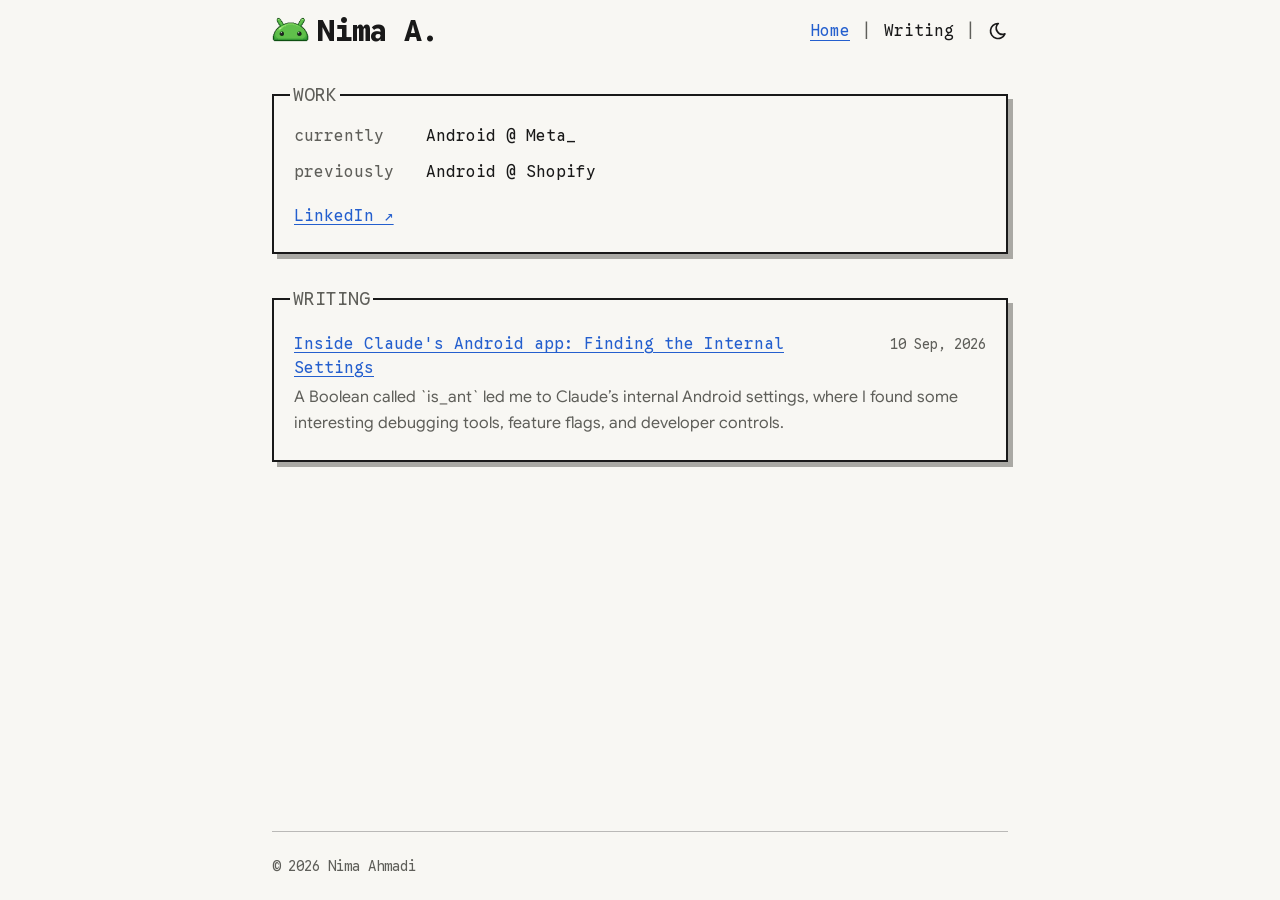
<file: index.html>
<!DOCTYPE html><html dir="ltr" lang="en" class="overflow-y-scroll scroll-smooth"><head><meta charset="UTF-8"><meta name="viewport" content="width=device-width, initial-scale=1"><link rel="icon" href="/favicon.ico"><link rel="canonical" href="https://nima-ahmadi.github.io/"><meta name="generator" content="Astro v7.2.2"><!-- Font --><style>@font-face{font-family:"Google Sans Code-1a30c214885cb404";src:url("/_astro/fonts/02154cca78ac33f2.woff") format("woff"), url("/_astro/fonts/478e42e4694872ef.ttf") format("truetype");font-display:swap;font-weight:300;font-style:italic;}@font-face{font-family:"Google Sans Code-1a30c214885cb404";src:url("/_astro/fonts/3a32a7a7a67f4f58.woff") format("woff"), url("/_astro/fonts/0863f4f6964aa89c.ttf") format("truetype");font-display:swap;font-weight:400;font-style:italic;}@font-face{font-family:"Google Sans Code-1a30c214885cb404";src:url("/_astro/fonts/a5c5808c25effec9.woff") format("woff"), url("/_astro/fonts/792eded6cb3f0350.ttf") format("truetype");font-display:swap;font-weight:500;font-style:italic;}@font-face{font-family:"Google Sans Code-1a30c214885cb404";src:url("/_astro/fonts/14314705006234cb.woff") format("woff"), url("/_astro/fonts/87d8fc1072d4917b.ttf") format("truetype");font-display:swap;font-weight:600;font-style:italic;}@font-face{font-family:"Google Sans Code-1a30c214885cb404";src:url("/_astro/fonts/c33265ba093eb291.woff") format("woff"), url("/_astro/fonts/ec883ed4db81a7d9.ttf") format("truetype");font-display:swap;font-weight:700;font-style:italic;}@font-face{font-family:"Google Sans Code-1a30c214885cb404";src:url("/_astro/fonts/c26ad40d3b1d9169.woff") format("woff"), url("/_astro/fonts/7a5ee0cfcde31b81.ttf") format("truetype");font-display:swap;font-weight:300;font-style:normal;}@font-face{font-family:"Google Sans Code-1a30c214885cb404";src:url("/_astro/fonts/87ca066ba5b2c7cf.woff") format("woff"), url("/_astro/fonts/f4e25dfe9d6152ec.ttf") format("truetype");font-display:swap;font-weight:400;font-style:normal;}@font-face{font-family:"Google Sans Code-1a30c214885cb404";src:url("/_astro/fonts/a9a0e80c053be3d5.woff") format("woff"), url("/_astro/fonts/a9df48ecd03749e4.ttf") format("truetype");font-display:swap;font-weight:500;font-style:normal;}@font-face{font-family:"Google Sans Code-1a30c214885cb404";src:url("/_astro/fonts/da468df88542c99b.woff") format("woff"), url("/_astro/fonts/90f9809471092714.ttf") format("truetype");font-display:swap;font-weight:600;font-style:normal;}@font-face{font-family:"Google Sans Code-1a30c214885cb404";src:url("/_astro/fonts/f914de358bc554f6.woff") format("woff"), url("/_astro/fonts/dbc9996f99c63e07.ttf") format("truetype");font-display:swap;font-weight:700;font-style:normal;}@font-face{font-family:"Google Sans Code-1a30c214885cb404 fallback: Courier New";src:local("Courier New");font-display:swap;font-weight:300;font-style:italic;size-adjust:99.9837%;ascent-override:96.6157%;descent-override:28.6047%;}@font-face{font-family:"Google Sans Code-1a30c214885cb404 fallback: Courier New";src:local("Courier New");font-display:swap;font-weight:400;font-style:italic;size-adjust:99.9837%;ascent-override:96.6157%;descent-override:28.6047%;}@font-face{font-family:"Google Sans Code-1a30c214885cb404 fallback: Courier New";src:local("Courier New");font-display:swap;font-weight:500;font-style:italic;size-adjust:99.9837%;ascent-override:96.6157%;descent-override:28.6047%;}@font-face{font-family:"Google Sans Code-1a30c214885cb404 fallback: Courier New";src:local("Courier New");font-display:swap;font-weight:600;font-style:italic;size-adjust:99.9837%;ascent-override:96.6157%;descent-override:28.6047%;}@font-face{font-family:"Google Sans Code-1a30c214885cb404 fallback: Courier New";src:local("Courier New");font-display:swap;font-weight:700;font-style:italic;size-adjust:99.9837%;ascent-override:96.6157%;descent-override:28.6047%;}@font-face{font-family:"Google Sans Code-1a30c214885cb404 fallback: Courier New";src:local("Courier New");font-display:swap;font-weight:300;font-style:normal;size-adjust:99.9837%;ascent-override:96.6157%;descent-override:28.6047%;}@font-face{font-family:"Google Sans Code-1a30c214885cb404 fallback: Courier New";src:local("Courier New");font-display:swap;font-weight:400;font-style:normal;size-adjust:99.9837%;ascent-override:96.6157%;descent-override:28.6047%;}@font-face{font-family:"Google Sans Code-1a30c214885cb404 fallback: Courier New";src:local("Courier New");font-display:swap;font-weight:500;font-style:normal;size-adjust:99.9837%;ascent-override:96.6157%;descent-override:28.6047%;}@font-face{font-family:"Google Sans Code-1a30c214885cb404 fallback: Courier New";src:local("Courier New");font-display:swap;font-weight:600;font-style:normal;size-adjust:99.9837%;ascent-override:96.6157%;descent-override:28.6047%;}@font-face{font-family:"Google Sans Code-1a30c214885cb404 fallback: Courier New";src:local("Courier New");font-display:swap;font-weight:700;font-style:normal;size-adjust:99.9837%;ascent-override:96.6157%;descent-override:28.6047%;}:root{--font-google-sans-code:"Google Sans Code-1a30c214885cb404","Google Sans Code-1a30c214885cb404 fallback: Courier New",monospace;}</style><style>@font-face{font-family:"Google Sans Flex-7e3bbe0d5aab8e78";src:url("/_astro/fonts/c007205b157f31c2.woff") format("woff"), url("/_astro/fonts/8dbb9a4ffa7fe621.ttf") format("truetype");font-display:swap;font-weight:400;font-style:normal;font-stretch:normal;}@font-face{font-family:"Google Sans Flex-7e3bbe0d5aab8e78";src:url("/_astro/fonts/96e01c190db98444.woff") format("woff"), url("/_astro/fonts/3e9b206f0b5d7678.ttf") format("truetype");font-display:swap;font-weight:600;font-style:normal;font-stretch:normal;}@font-face{font-family:"Google Sans Flex-7e3bbe0d5aab8e78";src:url("/_astro/fonts/fc94a4844415e57c.woff") format("woff"), url("/_astro/fonts/6ce11a692f69ab77.ttf") format("truetype");font-display:swap;font-weight:700;font-style:normal;font-stretch:normal;}@font-face{font-family:"Google Sans Flex-7e3bbe0d5aab8e78 fallback: Arial";src:local("Arial");font-display:swap;font-weight:400;font-style:normal;size-adjust:101.2784%;ascent-override:95.3806%;descent-override:28.239%;line-gap-override:0%;}@font-face{font-family:"Google Sans Flex-7e3bbe0d5aab8e78 fallback: Arial";src:local("Arial");font-display:swap;font-weight:600;font-style:normal;size-adjust:101.2784%;ascent-override:95.3806%;descent-override:28.239%;line-gap-override:0%;}@font-face{font-family:"Google Sans Flex-7e3bbe0d5aab8e78 fallback: Arial Bold";src:local("Arial Bold");font-display:swap;font-weight:700;font-style:normal;size-adjust:94.0663%;ascent-override:102.6935%;descent-override:30.4041%;line-gap-override:0%;}:root{--font-google-sans-flex:"Google Sans Flex-7e3bbe0d5aab8e78","Google Sans Flex-7e3bbe0d5aab8e78 fallback: Arial","Google Sans Flex-7e3bbe0d5aab8e78 fallback: Arial Bold",system-ui,sans-serif;}</style><!-- Primary meta --><title>Nima Ahmadi | Building and Breaking Software</title><meta name="title" content="Nima Ahmadi | Building and Breaking Software"><meta name="description" content="Notes on building, breaking, and understanding software—from Android development, reverse engineering, and more."><link rel="sitemap" href="/sitemap.xml"><!-- Open Graph --><meta property="og:type" content="website"><meta property="og:site_name" content="Nima Ahmadi"><meta property="og:title" content="Nima Ahmadi | Building and Breaking Software"><meta property="og:description" content="Notes on building, breaking, and understanding software—from Android development, reverse engineering, and more."><meta property="og:url" content="https://nima-ahmadi.github.io/"><meta property="og:image" content="https://nima-ahmadi.github.io/default-og.jpg"><!-- Twitter / X --><meta property="twitter:card" content="summary_large_image"><meta property="twitter:url" content="https://nima-ahmadi.github.io/"><meta property="twitter:title" content="Nima Ahmadi | Building and Breaking Software"><meta property="twitter:description" content="Notes on building, breaking, and understanding software—from Android development, reverse engineering, and more."><meta property="twitter:image" content="https://nima-ahmadi.github.io/default-og.jpg"><!-- RSS autodiscovery --><link rel="alternate" type="application/rss+xml" title="Nima Ahmadi" href="https://nima-ahmadi.github.io/rss.xml"><!-- Filled at runtime by theme.ts to match the current background colour --><meta name="theme-color" content=""><!-- Extra head content injected by child layouts (e.g. JSON-LD, article meta) --><meta name="google-site-verification" content="SJnlCvOrHIgorISX5fgYT-ywfGt5vER__qDOBQV7Qa8"><!--
      Inline FOUC-prevention script: sets data-theme on <html> before
      the browser paints. Runs synchronously, no defer/async.
    --><script>
      (function () {
        const stored = localStorage.getItem("theme");
        const prefersDark = window.matchMedia(
          "(prefers-color-scheme: dark)"
        ).matches;
        const theme = stored ?? (prefersDark ? "dark" : "light");
        const root = document.firstElementChild;
        root?.setAttribute("data-theme", theme);
        root?.classList.toggle("dark", theme === "dark");
        // Expose value so theme.ts can skip re-detection.
        window.__theme = { value: theme };
      })();
    </script><link rel="stylesheet" href="/_astro/Footer.AGkFsKWW.css"></head><body class="bg-background font-app text-foreground selection:bg-accent/75 selection:text-accent-foreground flex min-h-svh flex-col"><a id="skip-to-content" href="#main-content" class="bg-background text-accent absolute inset-s-16 -top-full z-50 px-3 py-2 backdrop-blur-lg transition-all focus:top-4">Skip to content</a><header class="bg-background sticky top-0 z-40"><div class="app-layout py-4"><div class="flex items-center justify-between gap-4"><a href="/" class="flex shrink-0 items-end gap-2 text-2xl leading-none font-bold tracking-tight sm:text-3xl"><span class="mb-[0.12em] w-[1.98rem] shrink-0 sm:w-[2.34rem]" aria-hidden="true"><img src="/android-title.png" alt="" class="block h-auto w-full"></span><span>Nima A.</span></a><nav id="nav-menu" class="shrink-0 text-sm sm:text-base" aria-label="Primary navigation"><ul id="menu-items" class="[&amp;&gt;li+li]:before:text-muted-foreground flex items-center whitespace-nowrap [&amp;&gt;li+li]:before:mx-1.5 [&amp;&gt;li+li]:before:content-['|'] sm:[&amp;&gt;li+li]:before:mx-3"><li><a href="/" class="hover:text-accent active-nav">Home</a></li><li><a href="/posts/" class="hover:text-accent">Writing</a></li><li class="inline-flex items-center"><button id="theme-btn" class="hover:text-accent relative size-5" title="Toggle theme" aria-label="auto" aria-live="polite"><svg width="24" height="24" fill="none" stroke="currentColor" stroke-linecap="round" stroke-linejoin="round" stroke-width="2" class="absolute top-1/2 left-1/2 size-5 -translate-1/2 scale-100 rotate-0 transition-all dark:scale-0 dark:-rotate-90" viewBox="0 0 24 24"><path stroke="none" d="M0 0h24v24H0z" /><path d="M12 3h.393a7.5 7.5 0 0 0 7.92 12.446A9 9 0 1 1 12 2.992z" /></svg><svg width="24" height="24" fill="none" stroke="currentColor" stroke-linecap="round" stroke-linejoin="round" stroke-width="2" class="absolute top-1/2 left-1/2 size-5 -translate-1/2 scale-0 rotate-90 transition-all dark:scale-100 dark:rotate-0" viewBox="0 0 24 24"><path stroke="none" d="M0 0h24v24H0z" /><path d="M14.828 14.828a4 4 0 1 0-5.656-5.656 4 4 0 0 0 5.656 5.656M6.343 17.657l-1.414 1.414M6.343 6.343 4.929 4.929M17.657 6.343l1.414-1.414M17.657 17.657l1.414 1.414M4 12H2M12 4V2M20 12h2M12 20v2" /></svg></button></li></ul></nav></div></div></header><script type="module">function e(){let e=document.getElementById(`skip-to-content`);e&&e.addEventListener(`click`,e=>{if(e.defaultPrevented||e.metaKey||e.ctrlKey||e.shiftKey||e.button!==0)return;e.preventDefault();let t=document.getElementById(`main-content`);t&&(t.setAttribute(`tabindex`,`-1`),t.addEventListener(`blur`,()=>t.removeAttribute(`tabindex`),{once:!0}),t.focus(),t.scrollIntoView({behavior:`smooth`}))})}e(),document.addEventListener(`astro:after-swap`,e);</script><main id="main-content" class="app-layout flex flex-col gap-9 sm:gap-11"><section id="hero" class="resume-box px-4 pt-6 pb-4 sm:px-5 sm:pt-7 sm:pb-5"><h1 class="resume-box__title">WORK</h1><dl class="grid gap-3"><div class="grid gap-x-5 sm:grid-cols-[7rem_1fr]"><dt class="text-muted-foreground">currently</dt><dd>Android <span class="font-normal">@ Meta</span><span class="terminal-cursor" aria-hidden="true">_</span></dd></div><div class="grid gap-x-5 sm:grid-cols-[7rem_1fr]"><dt class="text-muted-foreground">previously</dt><dd>Android <span class="font-normal">@ Shopify</span></dd></div></dl><div class="mt-4 text-base"><a href="https://www.linkedin.com/in/nima-a/" class="resume-link relative z-10 inline-block py-1">LinkedIn ↗</a></div></section><section id="writing" class="resume-box px-4 pt-7 pb-5 sm:px-5 sm:pt-8 sm:pb-6"><h2 class="resume-box__title">WRITING</h2><ul><li class="group resume-rule relative border-b py-4 first:pt-0 last:border-b-0 last:pb-0"><div class="flex flex-col gap-x-5 sm:flex-row sm:items-baseline sm:justify-between"><a href="/posts/claude-android-internal-settings/" class="resume-link after:absolute after:inset-0 after:content-['']"><h3 class="text-base font-normal">Inside Claude&#39;s Android app: Finding the Internal Settings</h3></a><div class="text-muted-foreground flex items-center gap-x-1 shrink-0 [&amp;_time]:text-sm"><time class="text-xs" datetime="2026-09-10T04:00:00.000Z">10 Sep, 2026</time></div></div><p class="text-muted-foreground font-article mt-1 text-base leading-relaxed">A Boolean called `is_ant` led me to Claude’s internal Android settings, where I found some interesting debugging tools, feature flags, and developer controls.</p></li></ul></section></main><footer class="app-layout mt-auto pt-12"><div class="resume-rule text-muted-foreground flex items-center justify-between border-t py-6 text-sm"><span>&#169; 2026 Nima Ahmadi</span></div></footer><script type="module">var e=`theme`,t=`light`,n=`dark`;function r(){return localStorage.getItem(e)||(window.matchMedia(`(prefers-color-scheme: dark)`).matches?n:t)}var i=window.__theme?.value??r();function a(){localStorage.setItem(e,i),o()}function o(){let e=document.firstElementChild;e?.setAttribute(`data-theme`,i),e?.classList.toggle(`dark`,i===n),document.querySelector(`#theme-btn`)?.setAttribute(`aria-label`,i);let t=window.getComputedStyle(document.body).backgroundColor;document.querySelector(`meta[name='theme-color']`)?.setAttribute(`content`,t)}function s(){o(),document.querySelector(`#theme-btn`)?.addEventListener(`click`,()=>{i=i===t?n:t,a()})}s(),document.addEventListener(`astro:after-swap`,s),document.addEventListener(`astro:before-swap`,e=>{let t=document.querySelector(`meta[name='theme-color']`)?.getAttribute(`content`);t&&e.newDocument.querySelector(`meta[name='theme-color']`)?.setAttribute(`content`,t)}),window.matchMedia(`(prefers-color-scheme: dark)`).addEventListener(`change`,({matches:e})=>{i=e?n:t,a()});</script><!-- Cloudflare Web Analytics --><script type="module" src="https://static.cloudflareinsights.com/beacon.min.js" data-cf-beacon="{&quot;token&quot;:&quot;90bd31f559d44cb6887a6558af90f5fe&quot;}"></script><!-- End Cloudflare Web Analytics --></body></html>
</file>
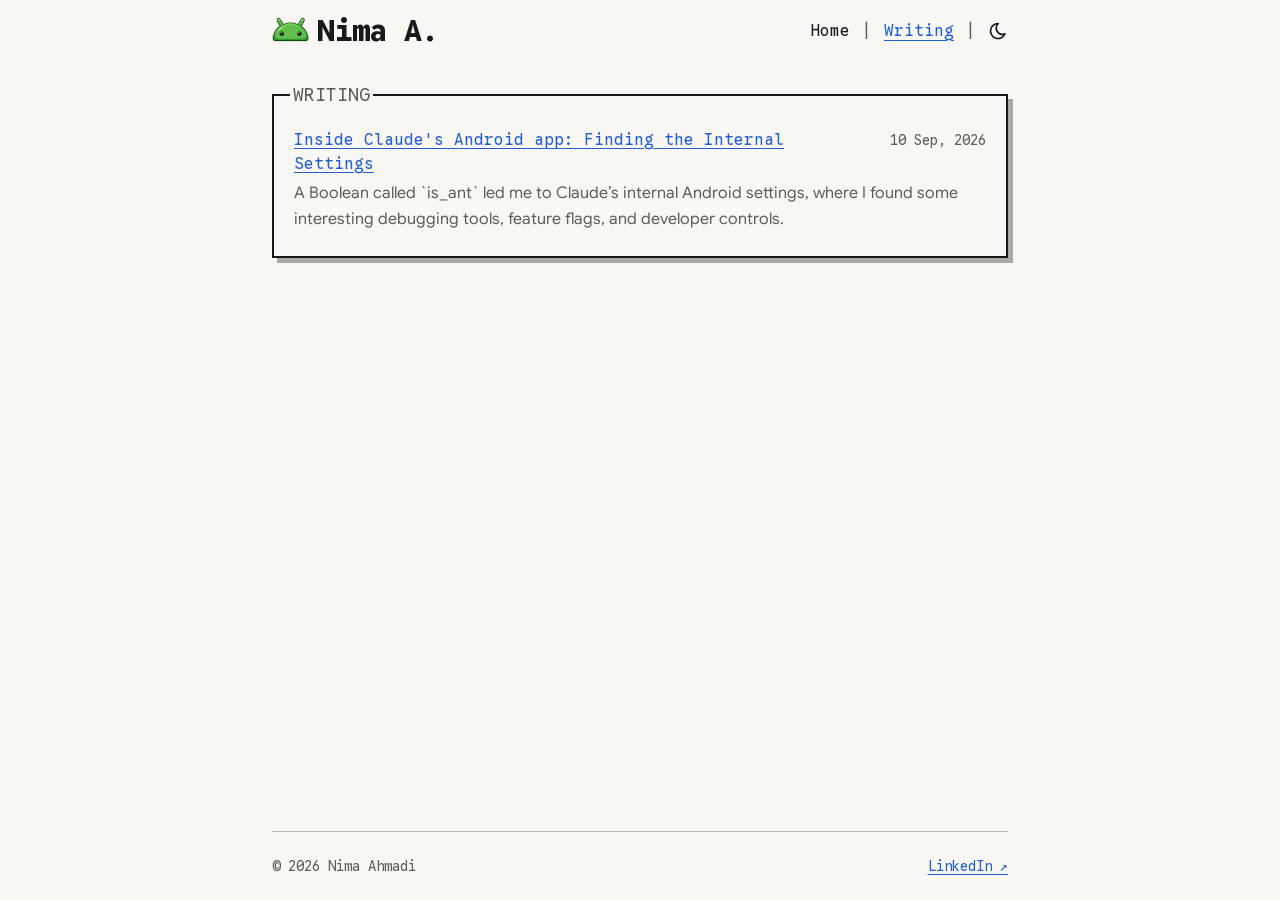
<file: posts/index.html>
<!DOCTYPE html><html dir="ltr" lang="en" class="overflow-y-scroll scroll-smooth"><head><meta charset="UTF-8"><meta name="viewport" content="width=device-width, initial-scale=1"><link rel="icon" href="/favicon.ico"><link rel="canonical" href="https://nima-ahmadi.github.io/posts/"><meta name="generator" content="Astro v7.2.2"><!-- Font --><style>@font-face{font-family:"Google Sans Code-1a30c214885cb404";src:url("/_astro/fonts/02154cca78ac33f2.woff") format("woff"), url("/_astro/fonts/478e42e4694872ef.ttf") format("truetype");font-display:swap;font-weight:300;font-style:italic;}@font-face{font-family:"Google Sans Code-1a30c214885cb404";src:url("/_astro/fonts/3a32a7a7a67f4f58.woff") format("woff"), url("/_astro/fonts/0863f4f6964aa89c.ttf") format("truetype");font-display:swap;font-weight:400;font-style:italic;}@font-face{font-family:"Google Sans Code-1a30c214885cb404";src:url("/_astro/fonts/a5c5808c25effec9.woff") format("woff"), url("/_astro/fonts/792eded6cb3f0350.ttf") format("truetype");font-display:swap;font-weight:500;font-style:italic;}@font-face{font-family:"Google Sans Code-1a30c214885cb404";src:url("/_astro/fonts/14314705006234cb.woff") format("woff"), url("/_astro/fonts/87d8fc1072d4917b.ttf") format("truetype");font-display:swap;font-weight:600;font-style:italic;}@font-face{font-family:"Google Sans Code-1a30c214885cb404";src:url("/_astro/fonts/c33265ba093eb291.woff") format("woff"), url("/_astro/fonts/ec883ed4db81a7d9.ttf") format("truetype");font-display:swap;font-weight:700;font-style:italic;}@font-face{font-family:"Google Sans Code-1a30c214885cb404";src:url("/_astro/fonts/c26ad40d3b1d9169.woff") format("woff"), url("/_astro/fonts/7a5ee0cfcde31b81.ttf") format("truetype");font-display:swap;font-weight:300;font-style:normal;}@font-face{font-family:"Google Sans Code-1a30c214885cb404";src:url("/_astro/fonts/87ca066ba5b2c7cf.woff") format("woff"), url("/_astro/fonts/f4e25dfe9d6152ec.ttf") format("truetype");font-display:swap;font-weight:400;font-style:normal;}@font-face{font-family:"Google Sans Code-1a30c214885cb404";src:url("/_astro/fonts/a9a0e80c053be3d5.woff") format("woff"), url("/_astro/fonts/a9df48ecd03749e4.ttf") format("truetype");font-display:swap;font-weight:500;font-style:normal;}@font-face{font-family:"Google Sans Code-1a30c214885cb404";src:url("/_astro/fonts/da468df88542c99b.woff") format("woff"), url("/_astro/fonts/90f9809471092714.ttf") format("truetype");font-display:swap;font-weight:600;font-style:normal;}@font-face{font-family:"Google Sans Code-1a30c214885cb404";src:url("/_astro/fonts/f914de358bc554f6.woff") format("woff"), url("/_astro/fonts/dbc9996f99c63e07.ttf") format("truetype");font-display:swap;font-weight:700;font-style:normal;}@font-face{font-family:"Google Sans Code-1a30c214885cb404 fallback: Courier New";src:local("Courier New");font-display:swap;font-weight:300;font-style:italic;size-adjust:99.9837%;ascent-override:96.6157%;descent-override:28.6047%;}@font-face{font-family:"Google Sans Code-1a30c214885cb404 fallback: Courier New";src:local("Courier New");font-display:swap;font-weight:400;font-style:italic;size-adjust:99.9837%;ascent-override:96.6157%;descent-override:28.6047%;}@font-face{font-family:"Google Sans Code-1a30c214885cb404 fallback: Courier New";src:local("Courier New");font-display:swap;font-weight:500;font-style:italic;size-adjust:99.9837%;ascent-override:96.6157%;descent-override:28.6047%;}@font-face{font-family:"Google Sans Code-1a30c214885cb404 fallback: Courier New";src:local("Courier New");font-display:swap;font-weight:600;font-style:italic;size-adjust:99.9837%;ascent-override:96.6157%;descent-override:28.6047%;}@font-face{font-family:"Google Sans Code-1a30c214885cb404 fallback: Courier New";src:local("Courier New");font-display:swap;font-weight:700;font-style:italic;size-adjust:99.9837%;ascent-override:96.6157%;descent-override:28.6047%;}@font-face{font-family:"Google Sans Code-1a30c214885cb404 fallback: Courier New";src:local("Courier New");font-display:swap;font-weight:300;font-style:normal;size-adjust:99.9837%;ascent-override:96.6157%;descent-override:28.6047%;}@font-face{font-family:"Google Sans Code-1a30c214885cb404 fallback: Courier New";src:local("Courier New");font-display:swap;font-weight:400;font-style:normal;size-adjust:99.9837%;ascent-override:96.6157%;descent-override:28.6047%;}@font-face{font-family:"Google Sans Code-1a30c214885cb404 fallback: Courier New";src:local("Courier New");font-display:swap;font-weight:500;font-style:normal;size-adjust:99.9837%;ascent-override:96.6157%;descent-override:28.6047%;}@font-face{font-family:"Google Sans Code-1a30c214885cb404 fallback: Courier New";src:local("Courier New");font-display:swap;font-weight:600;font-style:normal;size-adjust:99.9837%;ascent-override:96.6157%;descent-override:28.6047%;}@font-face{font-family:"Google Sans Code-1a30c214885cb404 fallback: Courier New";src:local("Courier New");font-display:swap;font-weight:700;font-style:normal;size-adjust:99.9837%;ascent-override:96.6157%;descent-override:28.6047%;}:root{--font-google-sans-code:"Google Sans Code-1a30c214885cb404","Google Sans Code-1a30c214885cb404 fallback: Courier New",monospace;}</style><style>@font-face{font-family:"Google Sans Flex-7e3bbe0d5aab8e78";src:url("/_astro/fonts/c007205b157f31c2.woff") format("woff"), url("/_astro/fonts/8dbb9a4ffa7fe621.ttf") format("truetype");font-display:swap;font-weight:400;font-style:normal;font-stretch:normal;}@font-face{font-family:"Google Sans Flex-7e3bbe0d5aab8e78";src:url("/_astro/fonts/96e01c190db98444.woff") format("woff"), url("/_astro/fonts/3e9b206f0b5d7678.ttf") format("truetype");font-display:swap;font-weight:600;font-style:normal;font-stretch:normal;}@font-face{font-family:"Google Sans Flex-7e3bbe0d5aab8e78";src:url("/_astro/fonts/fc94a4844415e57c.woff") format("woff"), url("/_astro/fonts/6ce11a692f69ab77.ttf") format("truetype");font-display:swap;font-weight:700;font-style:normal;font-stretch:normal;}@font-face{font-family:"Google Sans Flex-7e3bbe0d5aab8e78 fallback: Arial";src:local("Arial");font-display:swap;font-weight:400;font-style:normal;size-adjust:101.2784%;ascent-override:95.3806%;descent-override:28.239%;line-gap-override:0%;}@font-face{font-family:"Google Sans Flex-7e3bbe0d5aab8e78 fallback: Arial";src:local("Arial");font-display:swap;font-weight:600;font-style:normal;size-adjust:101.2784%;ascent-override:95.3806%;descent-override:28.239%;line-gap-override:0%;}@font-face{font-family:"Google Sans Flex-7e3bbe0d5aab8e78 fallback: Arial Bold";src:local("Arial Bold");font-display:swap;font-weight:700;font-style:normal;size-adjust:94.0663%;ascent-override:102.6935%;descent-override:30.4041%;line-gap-override:0%;}:root{--font-google-sans-flex:"Google Sans Flex-7e3bbe0d5aab8e78","Google Sans Flex-7e3bbe0d5aab8e78 fallback: Arial","Google Sans Flex-7e3bbe0d5aab8e78 fallback: Arial Bold",system-ui,sans-serif;}</style><!-- Primary meta --><title>Writing | Nima Ahmadi</title><meta name="title" content="Writing | Nima Ahmadi"><meta name="description" content="Notes on building, breaking, and understanding software—from Android development, reverse engineering, and more."><link rel="sitemap" href="/sitemap.xml"><!-- Open Graph --><meta property="og:type" content="website"><meta property="og:site_name" content="Nima Ahmadi"><meta property="og:title" content="Writing | Nima Ahmadi"><meta property="og:description" content="Notes on building, breaking, and understanding software—from Android development, reverse engineering, and more."><meta property="og:url" content="https://nima-ahmadi.github.io/posts/"><meta property="og:image" content="https://nima-ahmadi.github.io/default-og.jpg"><!-- Twitter / X --><meta property="twitter:card" content="summary_large_image"><meta property="twitter:url" content="https://nima-ahmadi.github.io/posts/"><meta property="twitter:title" content="Writing | Nima Ahmadi"><meta property="twitter:description" content="Notes on building, breaking, and understanding software—from Android development, reverse engineering, and more."><meta property="twitter:image" content="https://nima-ahmadi.github.io/default-og.jpg"><!-- RSS autodiscovery --><link rel="alternate" type="application/rss+xml" title="Nima Ahmadi" href="https://nima-ahmadi.github.io/rss.xml"><!-- Filled at runtime by theme.ts to match the current background colour --><meta name="theme-color" content=""><!-- Extra head content injected by child layouts (e.g. JSON-LD, article meta) --><meta name="google-site-verification" content="SJnlCvOrHIgorISX5fgYT-ywfGt5vER__qDOBQV7Qa8"><!--
      Inline FOUC-prevention script: sets data-theme on <html> before
      the browser paints. Runs synchronously, no defer/async.
    --><script>
      (function () {
        const stored = localStorage.getItem("theme");
        const prefersDark = window.matchMedia(
          "(prefers-color-scheme: dark)"
        ).matches;
        const theme = stored ?? (prefersDark ? "dark" : "light");
        const root = document.firstElementChild;
        root?.setAttribute("data-theme", theme);
        root?.classList.toggle("dark", theme === "dark");
        // Expose value so theme.ts can skip re-detection.
        window.__theme = { value: theme };
      })();
    </script><link rel="stylesheet" href="/_astro/Footer.AGkFsKWW.css"></head><body class="bg-background font-app text-foreground selection:bg-accent/75 selection:text-accent-foreground flex min-h-svh flex-col"><a id="skip-to-content" href="#main-content" class="bg-background text-accent absolute inset-s-16 -top-full z-50 px-3 py-2 backdrop-blur-lg transition-all focus:top-4">Skip to content</a><header class="bg-background sticky top-0 z-40"><div class="app-layout py-4"><div class="flex items-center justify-between gap-4"><a href="/" class="flex shrink-0 items-end gap-2 text-2xl leading-none font-bold tracking-tight sm:text-3xl"><span class="mb-[0.12em] w-[1.98rem] shrink-0 sm:w-[2.34rem]" aria-hidden="true"><img src="/android-title.png" alt="" class="block h-auto w-full"></span><span>Nima A.</span></a><nav id="nav-menu" class="shrink-0 text-sm sm:text-base" aria-label="Primary navigation"><ul id="menu-items" class="[&amp;&gt;li+li]:before:text-muted-foreground flex items-center whitespace-nowrap [&amp;&gt;li+li]:before:mx-1.5 [&amp;&gt;li+li]:before:content-['|'] sm:[&amp;&gt;li+li]:before:mx-3"><li><a href="/" class="hover:text-accent">Home</a></li><li><a href="/posts/" class="hover:text-accent active-nav">Writing</a></li><li class="inline-flex items-center"><button id="theme-btn" class="hover:text-accent relative size-5" title="Toggle theme" aria-label="auto" aria-live="polite"><svg width="24" height="24" fill="none" stroke="currentColor" stroke-linecap="round" stroke-linejoin="round" stroke-width="2" class="absolute top-1/2 left-1/2 size-5 -translate-1/2 scale-100 rotate-0 transition-all dark:scale-0 dark:-rotate-90" viewBox="0 0 24 24"><path stroke="none" d="M0 0h24v24H0z" /><path d="M12 3h.393a7.5 7.5 0 0 0 7.92 12.446A9 9 0 1 1 12 2.992z" /></svg><svg width="24" height="24" fill="none" stroke="currentColor" stroke-linecap="round" stroke-linejoin="round" stroke-width="2" class="absolute top-1/2 left-1/2 size-5 -translate-1/2 scale-0 rotate-90 transition-all dark:scale-100 dark:rotate-0" viewBox="0 0 24 24"><path stroke="none" d="M0 0h24v24H0z" /><path d="M14.828 14.828a4 4 0 1 0-5.656-5.656 4 4 0 0 0 5.656 5.656M6.343 17.657l-1.414 1.414M6.343 6.343 4.929 4.929M17.657 6.343l1.414-1.414M17.657 17.657l1.414 1.414M4 12H2M12 4V2M20 12h2M12 20v2" /></svg></button></li></ul></nav></div></div></header><script type="module">function e(){let e=document.getElementById(`skip-to-content`);e&&e.addEventListener(`click`,e=>{if(e.defaultPrevented||e.metaKey||e.ctrlKey||e.shiftKey||e.button!==0)return;e.preventDefault();let t=document.getElementById(`main-content`);t&&(t.setAttribute(`tabindex`,`-1`),t.addEventListener(`blur`,()=>t.removeAttribute(`tabindex`),{once:!0}),t.focus(),t.scrollIntoView({behavior:`smooth`}))})}e(),document.addEventListener(`astro:after-swap`,e);</script><main id="main-content" class="app-layout pb-10"><section class="resume-box px-4 pt-7 pb-5 sm:px-5 sm:pt-8 sm:pb-6"><h1 class="resume-box__title uppercase">Writing</h1><ul><li class="group resume-rule relative border-b py-4 first:pt-0 last:border-b-0 last:pb-0"><div class="flex flex-col gap-x-5 sm:flex-row sm:items-baseline sm:justify-between"><a href="/posts/claude-android-internal-settings/" class="resume-link after:absolute after:inset-0 after:content-['']"><h2 class="text-base font-normal">Inside Claude&#39;s Android app: Finding the Internal Settings</h2></a><div class="text-muted-foreground flex items-center gap-x-1 shrink-0 [&amp;_time]:text-sm"><time class="text-xs" datetime="2026-09-10T04:00:00.000Z">10 Sep, 2026</time></div></div><p class="text-muted-foreground font-article mt-1 text-base leading-relaxed">A Boolean called `is_ant` led me to Claude’s internal Android settings, where I found some interesting debugging tools, feature flags, and developer controls.</p></li></ul></section></main><footer class="app-layout mt-auto"><div class="resume-rule text-muted-foreground flex items-center justify-between border-t py-6 text-sm"><span>&#169; 2026 Nima Ahmadi</span><a href="https://www.linkedin.com/in/nima-a/" class="resume-link" rel="me">LinkedIn ↗</a></div></footer><script type="module">var e=`theme`,t=`light`,n=`dark`;function r(){return localStorage.getItem(e)||(window.matchMedia(`(prefers-color-scheme: dark)`).matches?n:t)}var i=window.__theme?.value??r();function a(){localStorage.setItem(e,i),o()}function o(){let e=document.firstElementChild;e?.setAttribute(`data-theme`,i),e?.classList.toggle(`dark`,i===n),document.querySelector(`#theme-btn`)?.setAttribute(`aria-label`,i);let t=window.getComputedStyle(document.body).backgroundColor;document.querySelector(`meta[name='theme-color']`)?.setAttribute(`content`,t)}function s(){o(),document.querySelector(`#theme-btn`)?.addEventListener(`click`,()=>{i=i===t?n:t,a()})}s(),document.addEventListener(`astro:after-swap`,s),document.addEventListener(`astro:before-swap`,e=>{let t=document.querySelector(`meta[name='theme-color']`)?.getAttribute(`content`);t&&e.newDocument.querySelector(`meta[name='theme-color']`)?.setAttribute(`content`,t)}),window.matchMedia(`(prefers-color-scheme: dark)`).addEventListener(`change`,({matches:e})=>{i=e?n:t,a()});</script><!-- Cloudflare Web Analytics --><script type="module" src="https://static.cloudflareinsights.com/beacon.min.js" data-cf-beacon="{&quot;token&quot;:&quot;90bd31f559d44cb6887a6558af90f5fe&quot;}"></script><!-- End Cloudflare Web Analytics --></body></html>
</file>
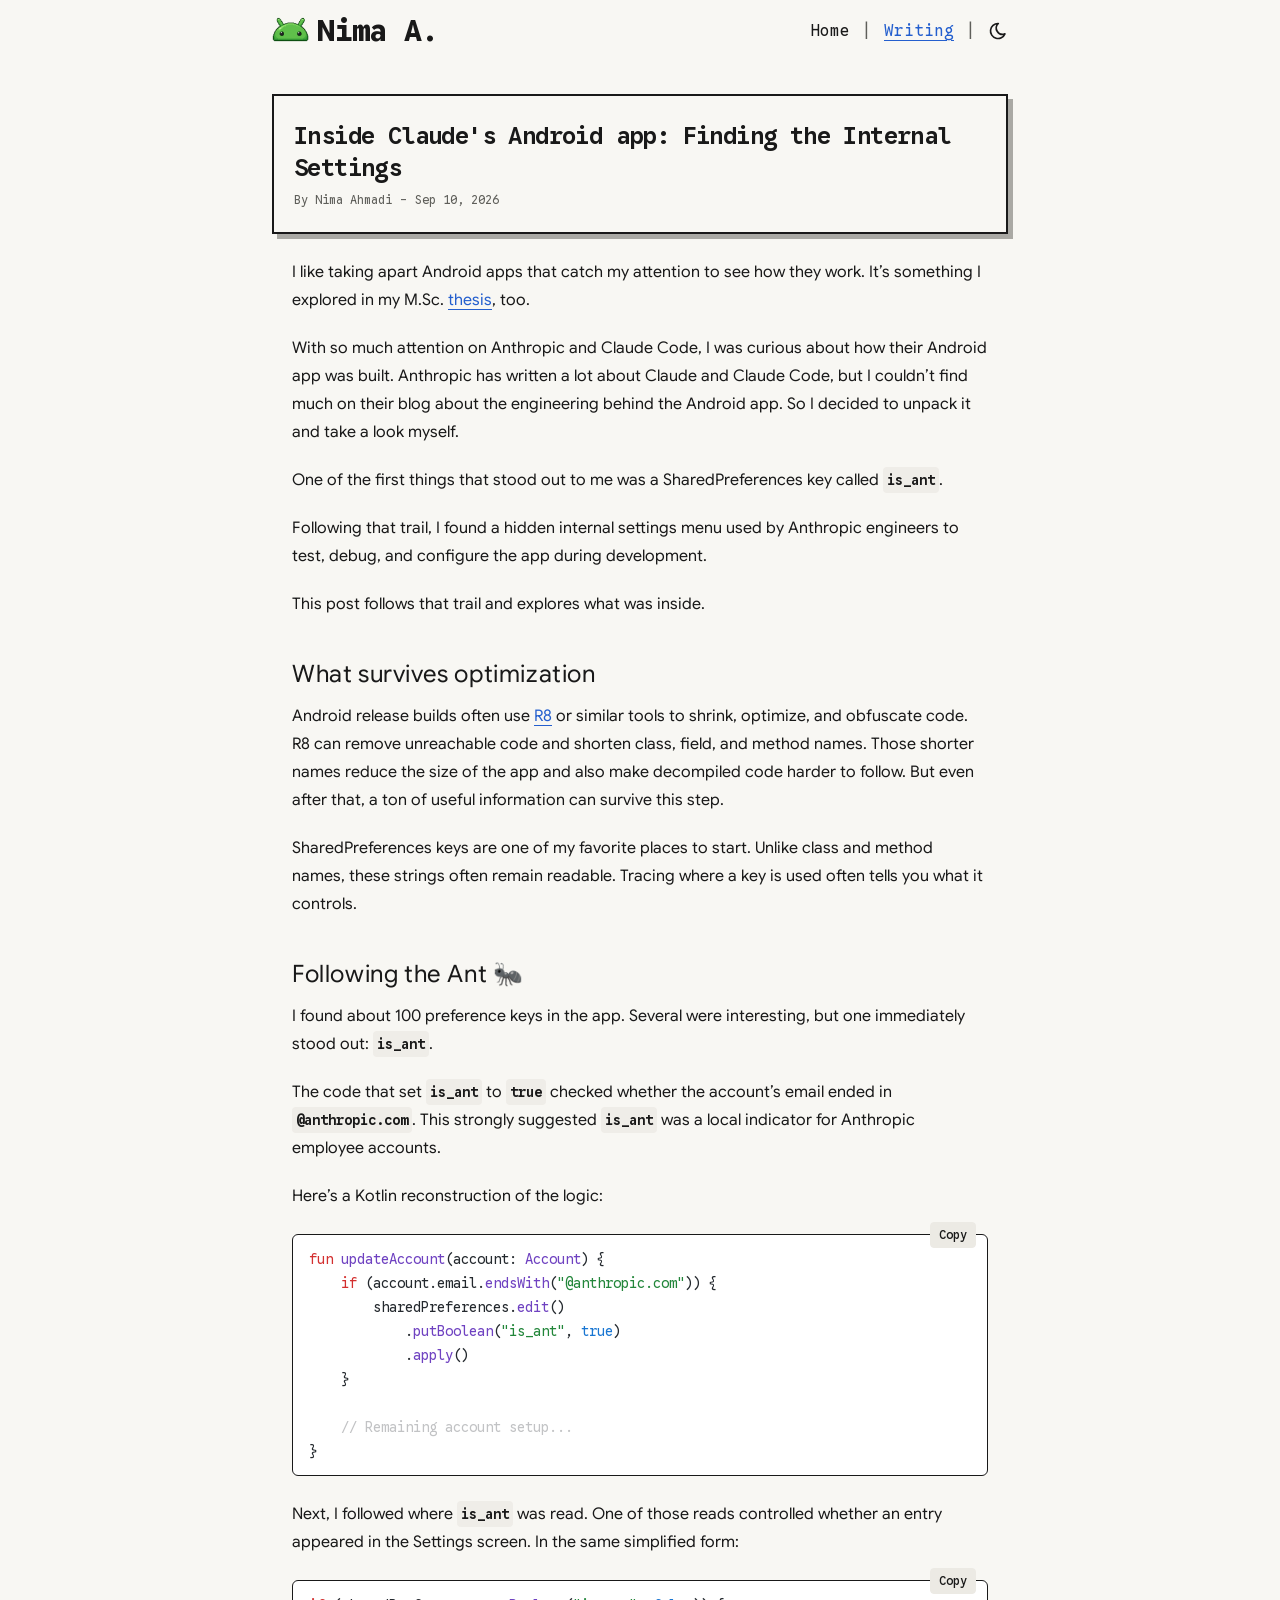
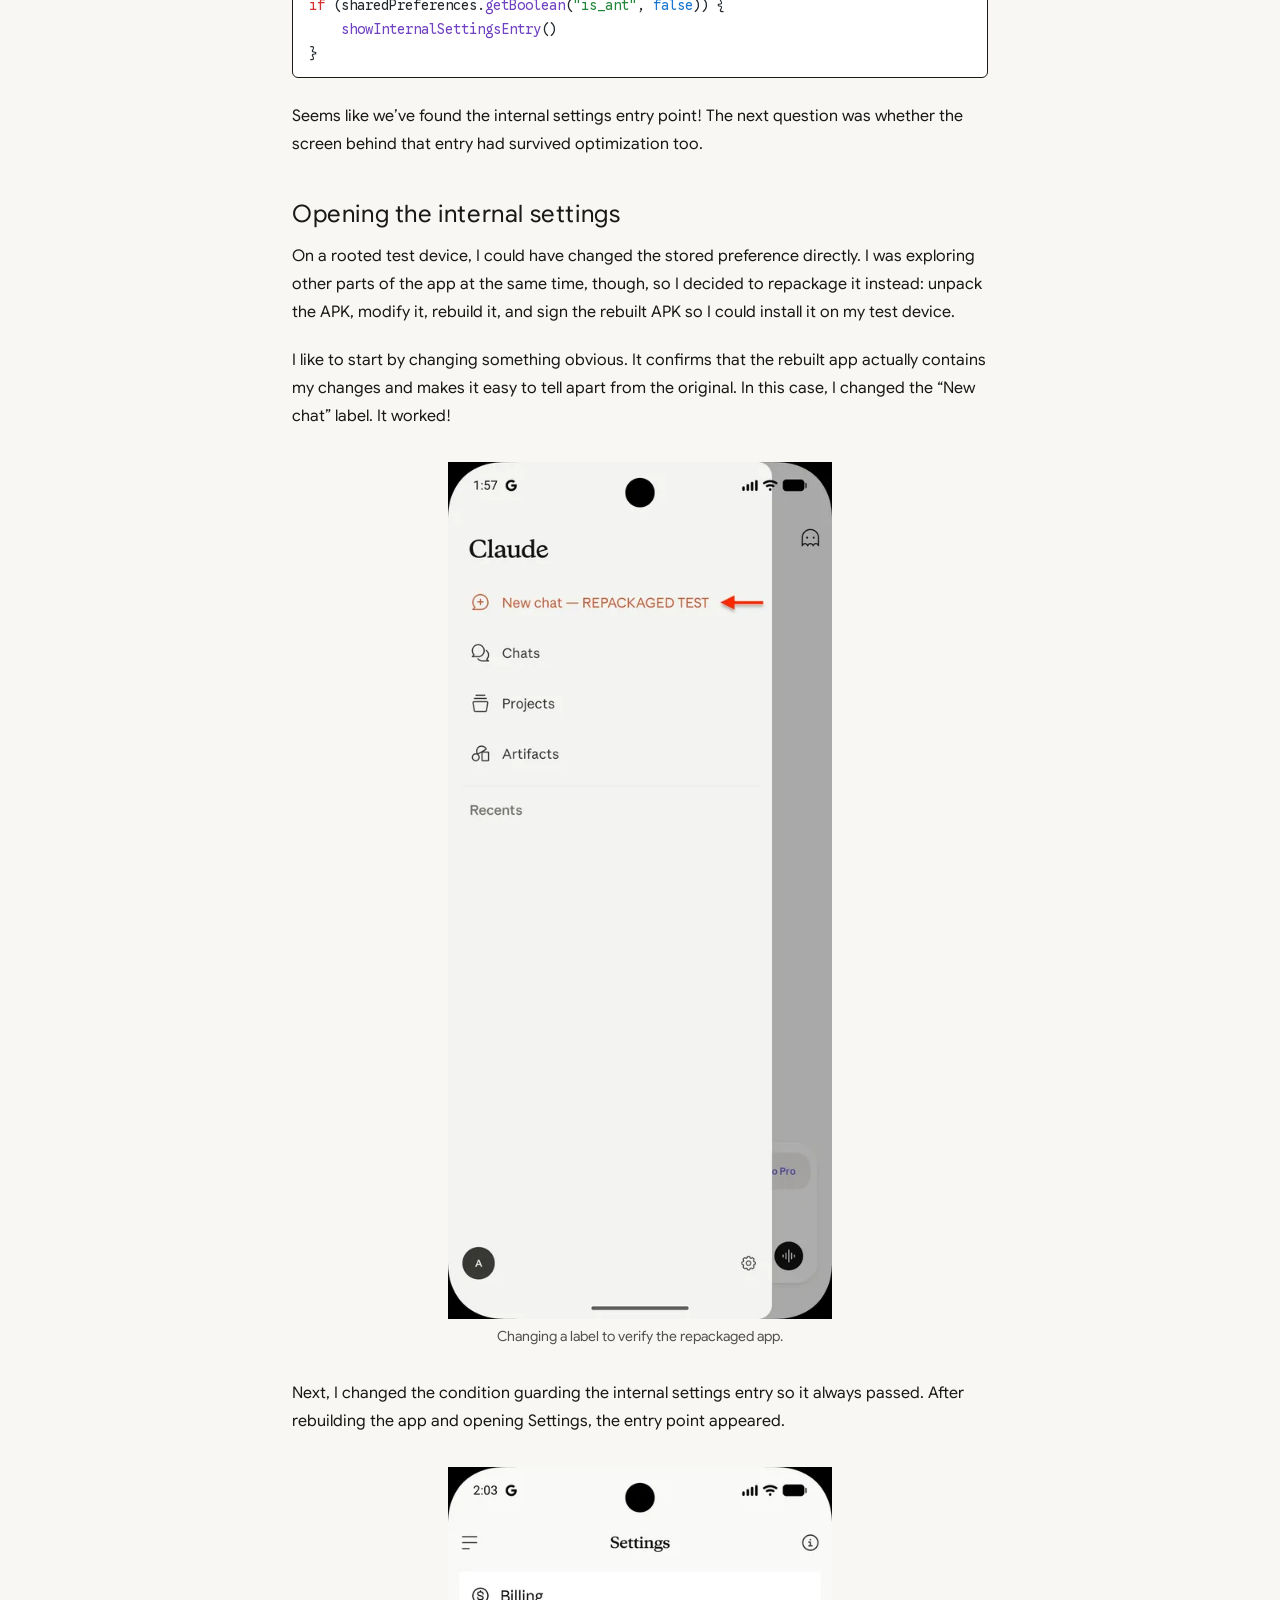
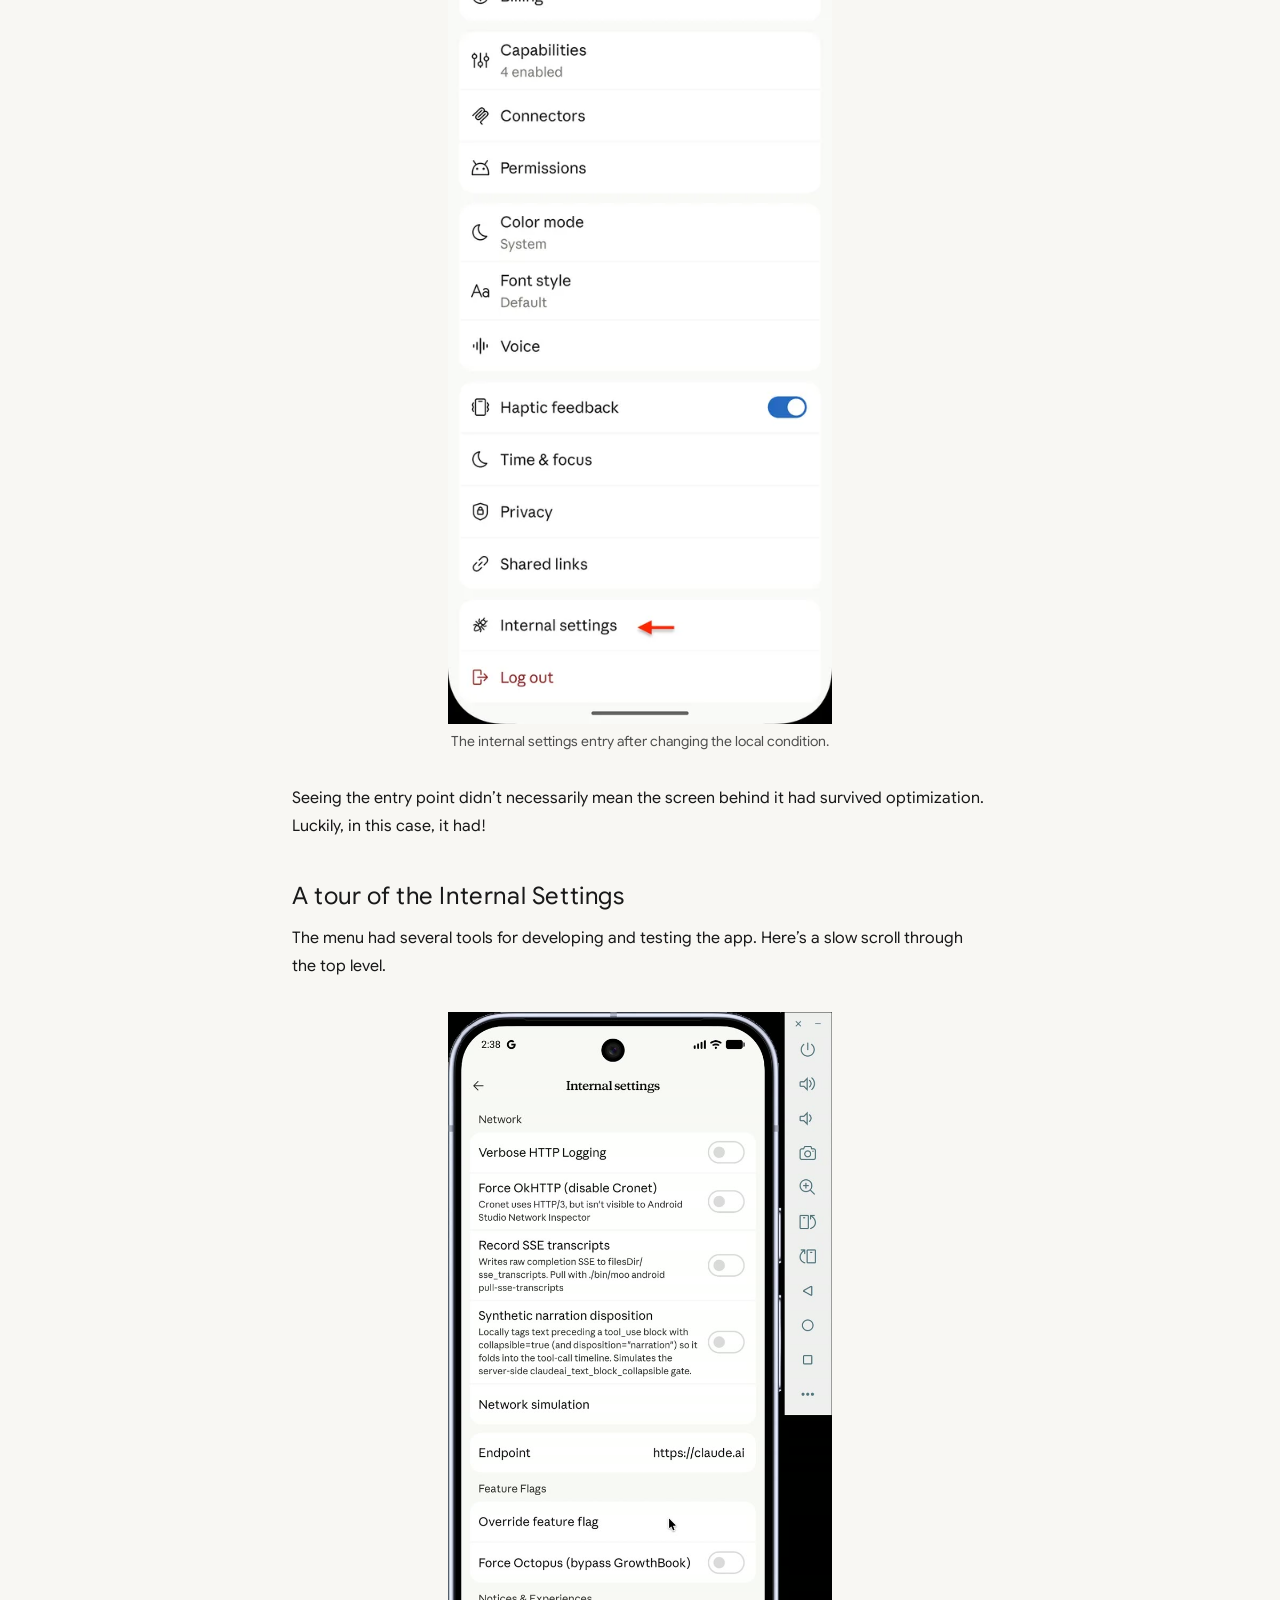
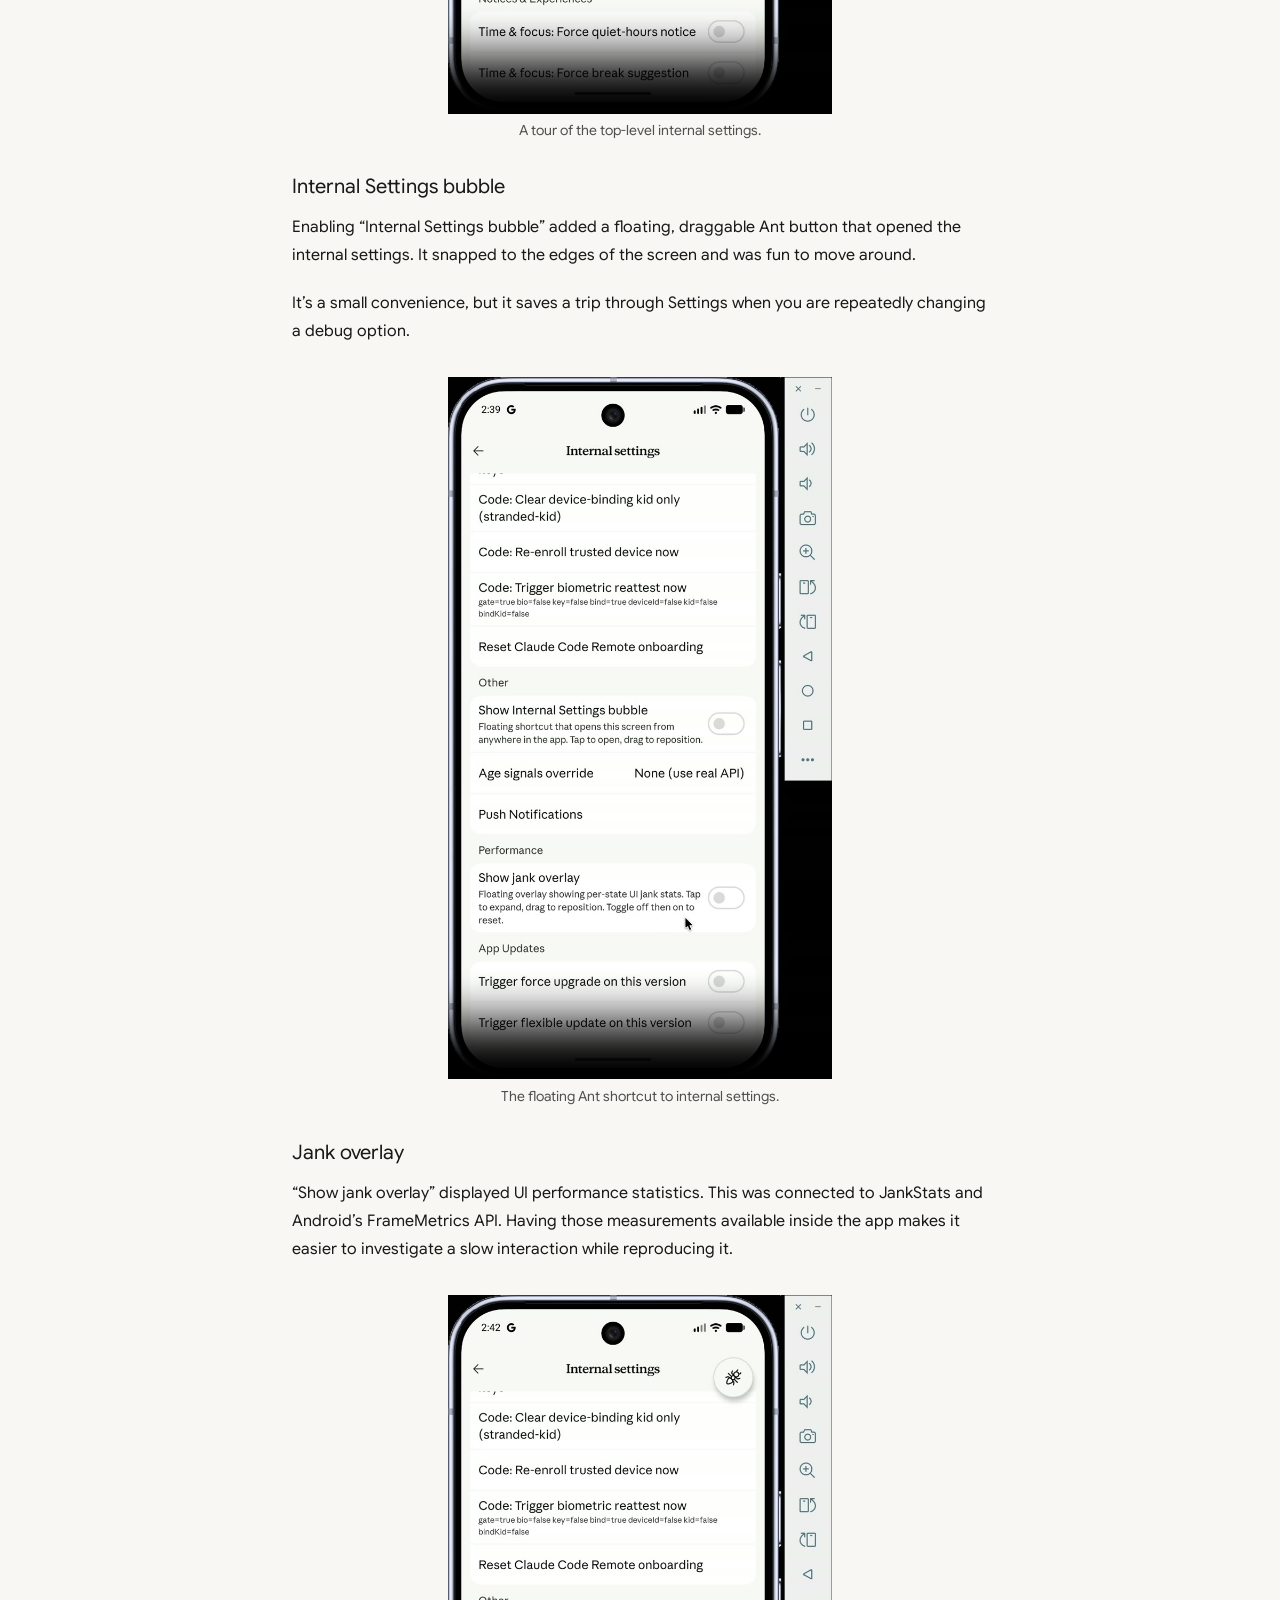
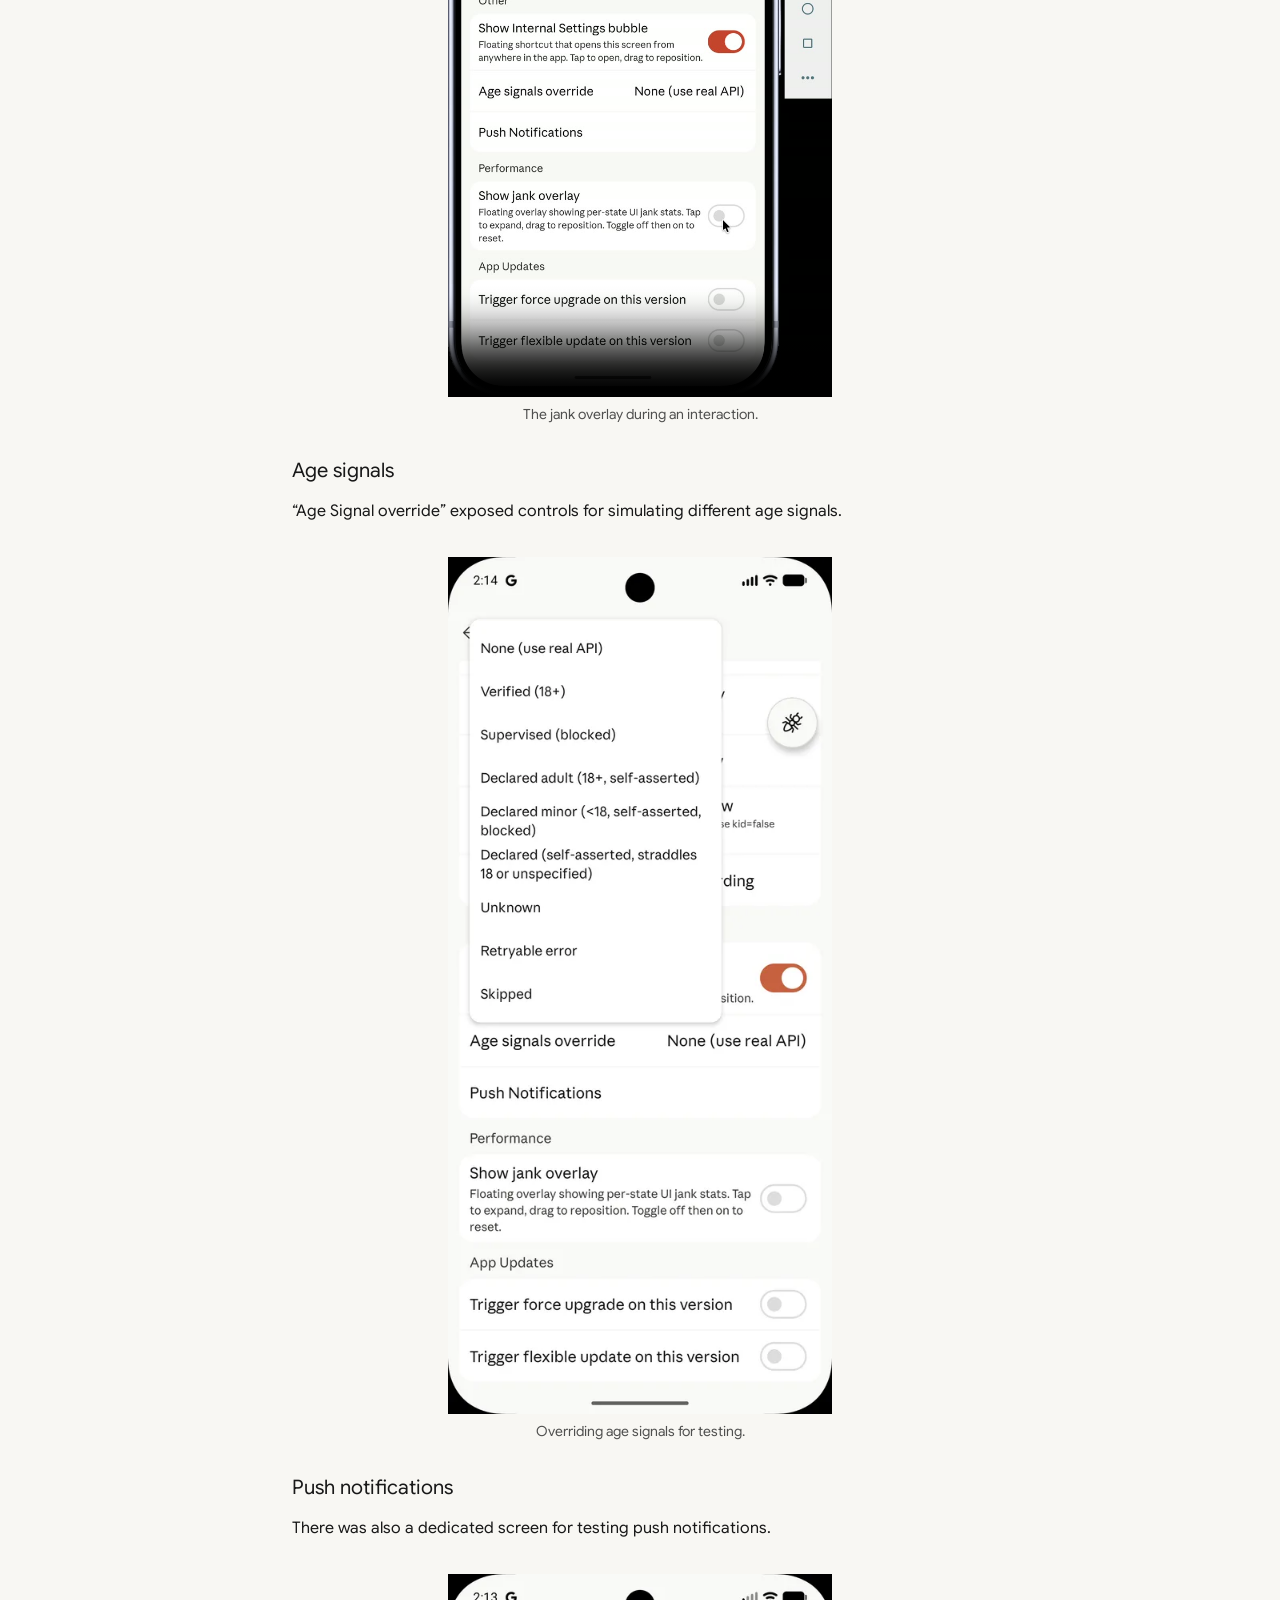
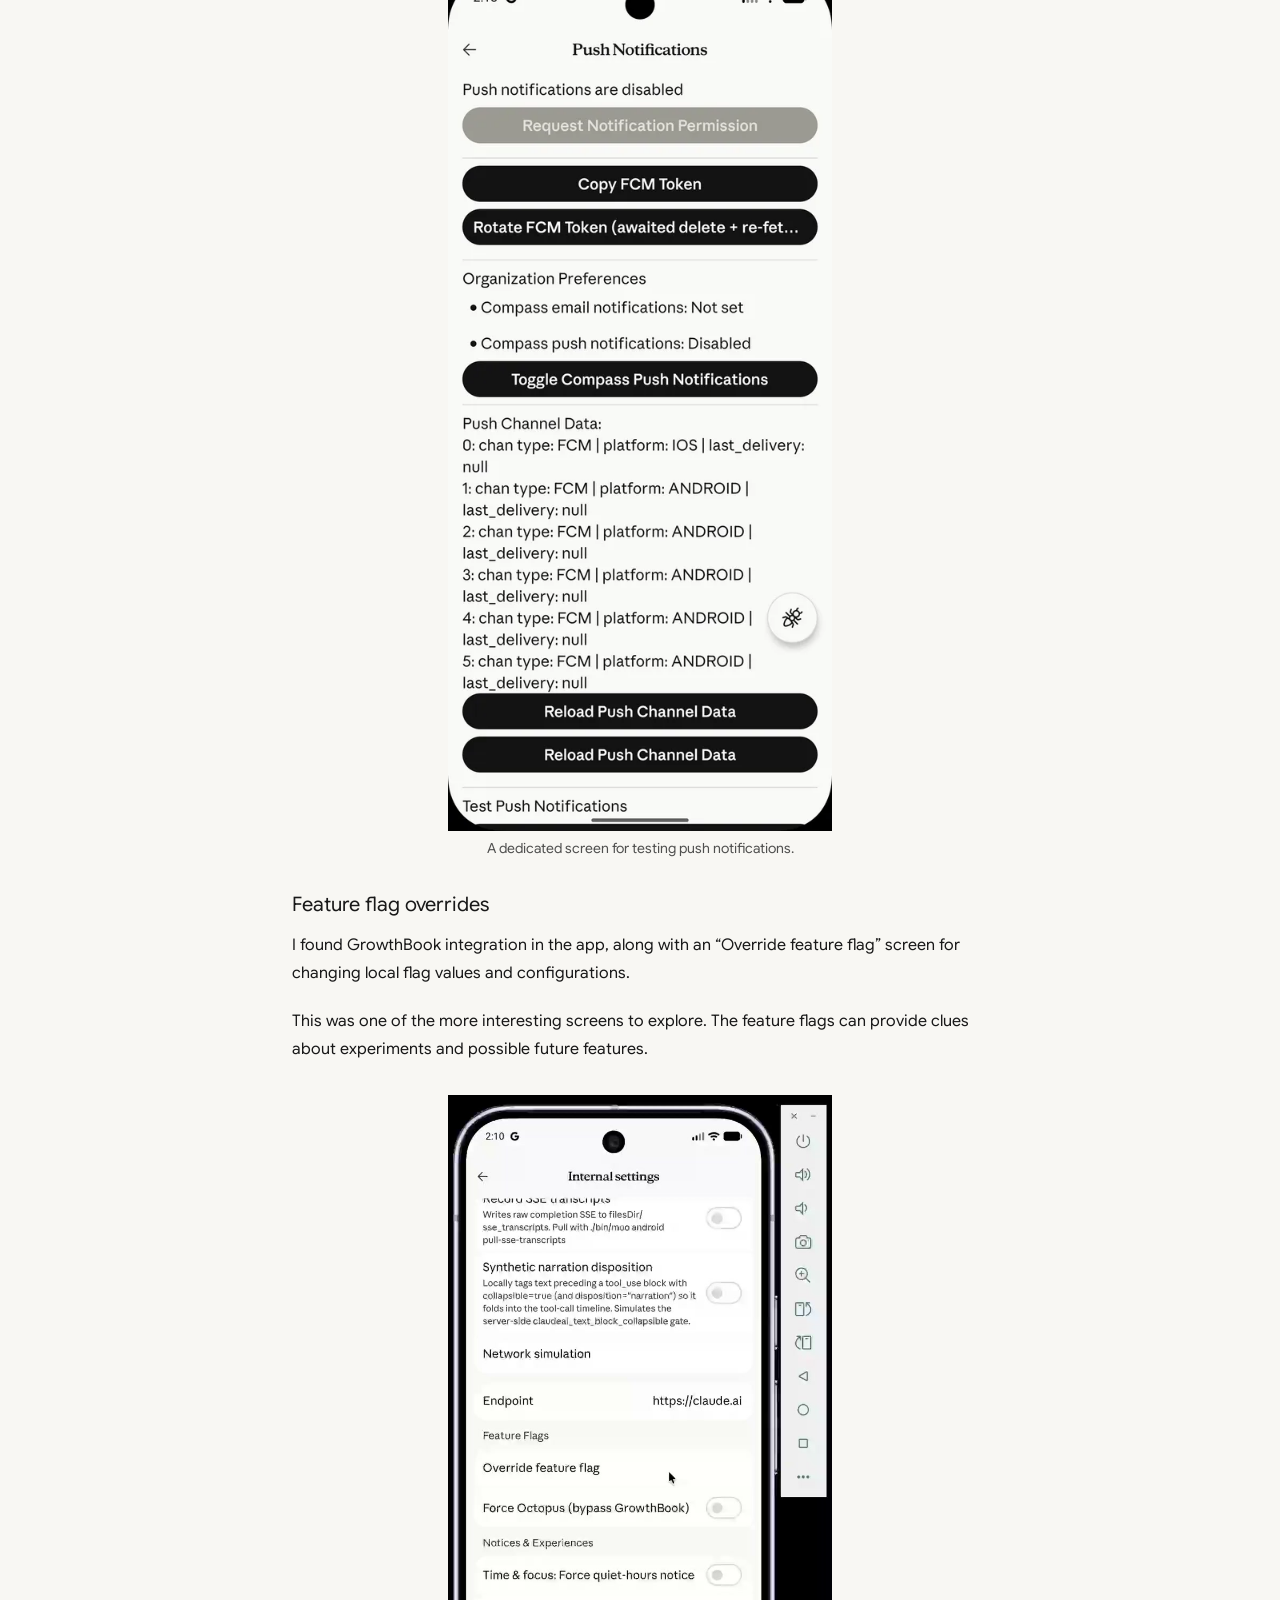
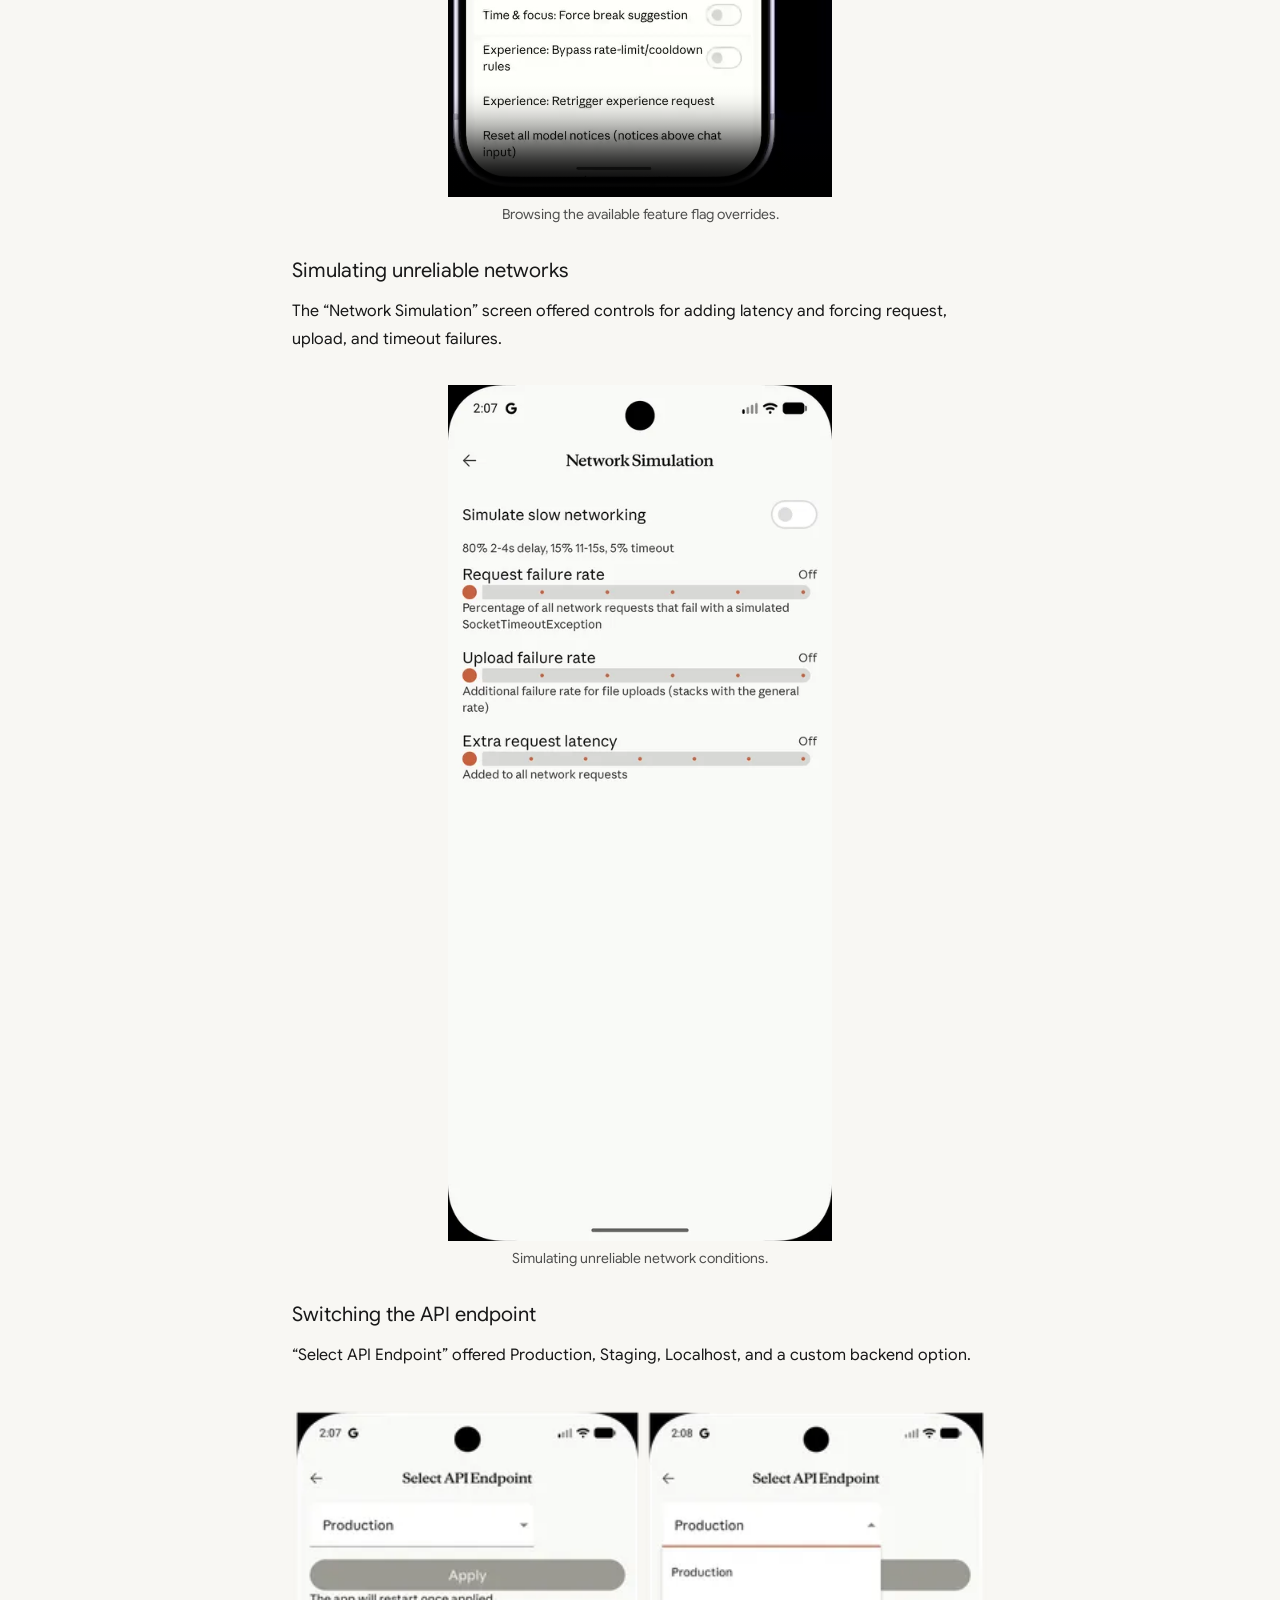
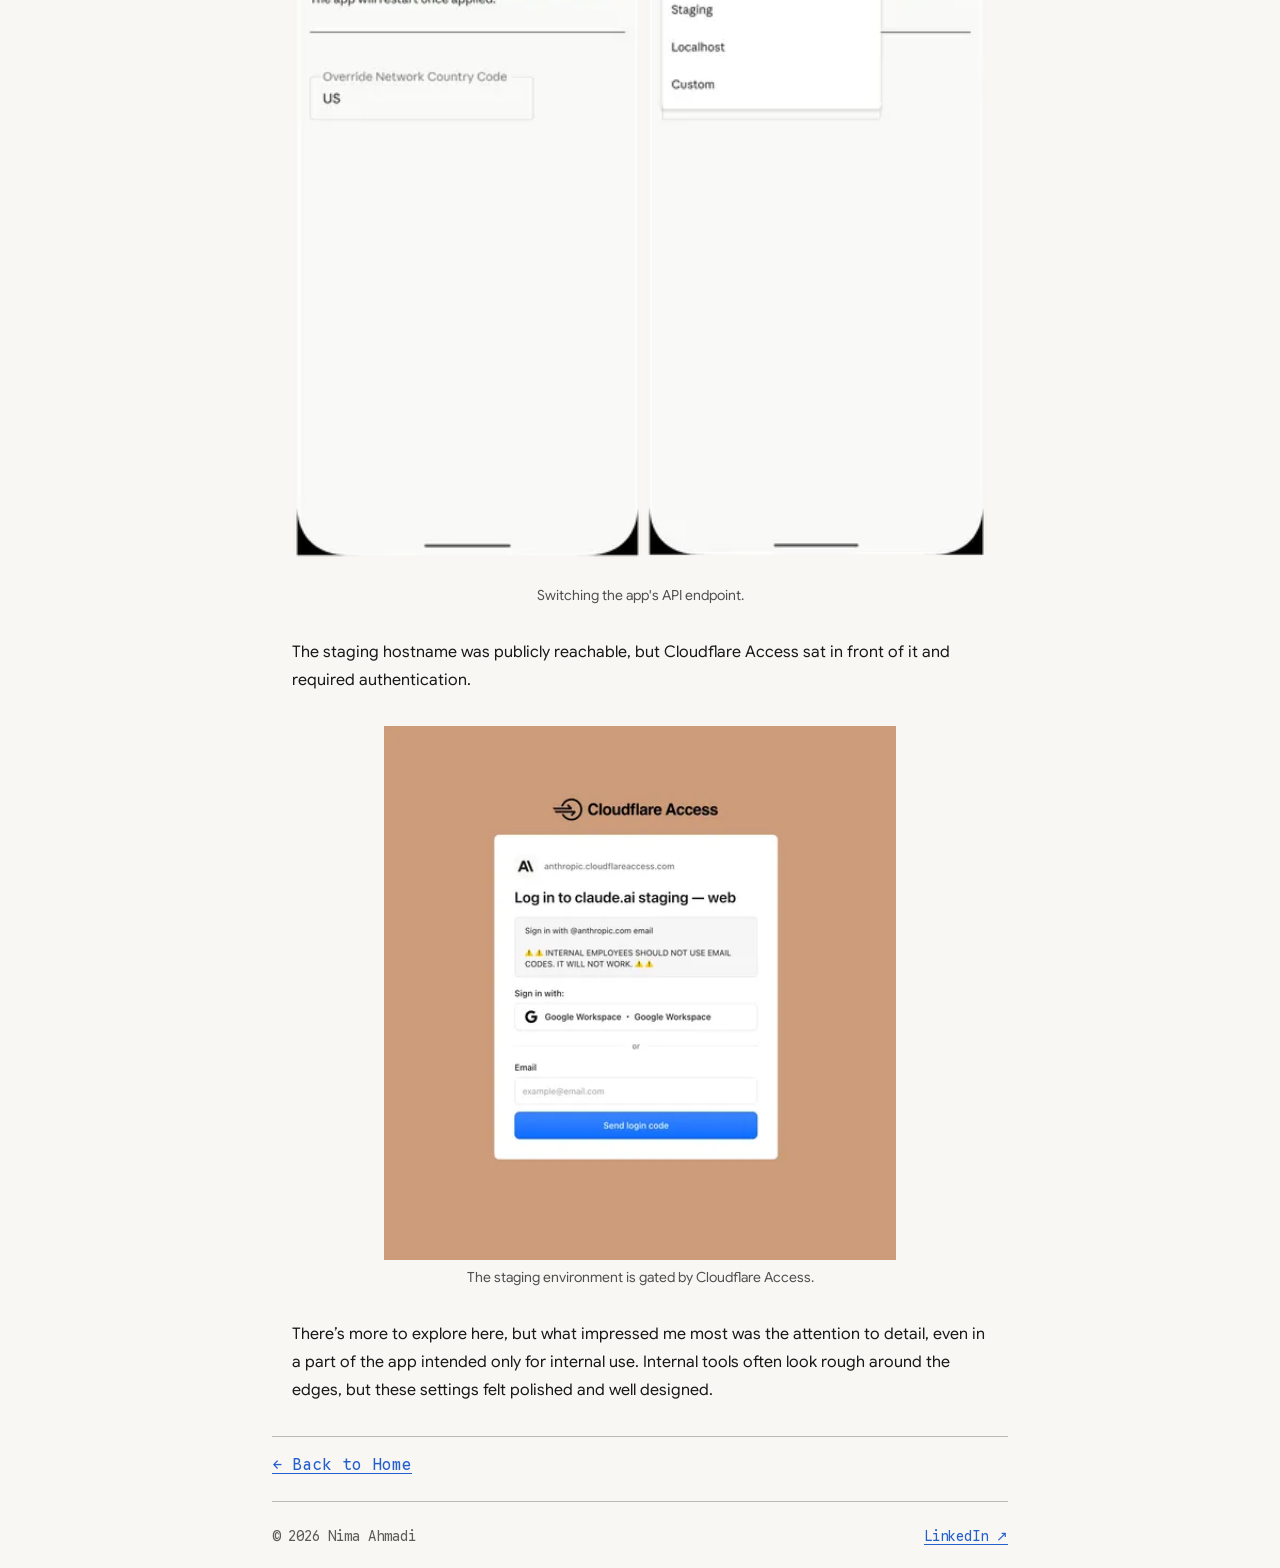
<file: posts/claude-android-internal-settings/index.html>
<!DOCTYPE html><html dir="ltr" lang="en" class="overflow-y-scroll scroll-smooth"><head><meta charset="UTF-8"><meta name="viewport" content="width=device-width, initial-scale=1"><link rel="icon" href="/favicon.ico"><link rel="canonical" href="https://nima-ahmadi.github.io/posts/claude-android-internal-settings/"><meta name="generator" content="Astro v7.2.2"><!-- Font --><style>@font-face{font-family:"Google Sans Code-1a30c214885cb404";src:url("/_astro/fonts/02154cca78ac33f2.woff") format("woff"), url("/_astro/fonts/478e42e4694872ef.ttf") format("truetype");font-display:swap;font-weight:300;font-style:italic;}@font-face{font-family:"Google Sans Code-1a30c214885cb404";src:url("/_astro/fonts/3a32a7a7a67f4f58.woff") format("woff"), url("/_astro/fonts/0863f4f6964aa89c.ttf") format("truetype");font-display:swap;font-weight:400;font-style:italic;}@font-face{font-family:"Google Sans Code-1a30c214885cb404";src:url("/_astro/fonts/a5c5808c25effec9.woff") format("woff"), url("/_astro/fonts/792eded6cb3f0350.ttf") format("truetype");font-display:swap;font-weight:500;font-style:italic;}@font-face{font-family:"Google Sans Code-1a30c214885cb404";src:url("/_astro/fonts/14314705006234cb.woff") format("woff"), url("/_astro/fonts/87d8fc1072d4917b.ttf") format("truetype");font-display:swap;font-weight:600;font-style:italic;}@font-face{font-family:"Google Sans Code-1a30c214885cb404";src:url("/_astro/fonts/c33265ba093eb291.woff") format("woff"), url("/_astro/fonts/ec883ed4db81a7d9.ttf") format("truetype");font-display:swap;font-weight:700;font-style:italic;}@font-face{font-family:"Google Sans Code-1a30c214885cb404";src:url("/_astro/fonts/c26ad40d3b1d9169.woff") format("woff"), url("/_astro/fonts/7a5ee0cfcde31b81.ttf") format("truetype");font-display:swap;font-weight:300;font-style:normal;}@font-face{font-family:"Google Sans Code-1a30c214885cb404";src:url("/_astro/fonts/87ca066ba5b2c7cf.woff") format("woff"), url("/_astro/fonts/f4e25dfe9d6152ec.ttf") format("truetype");font-display:swap;font-weight:400;font-style:normal;}@font-face{font-family:"Google Sans Code-1a30c214885cb404";src:url("/_astro/fonts/a9a0e80c053be3d5.woff") format("woff"), url("/_astro/fonts/a9df48ecd03749e4.ttf") format("truetype");font-display:swap;font-weight:500;font-style:normal;}@font-face{font-family:"Google Sans Code-1a30c214885cb404";src:url("/_astro/fonts/da468df88542c99b.woff") format("woff"), url("/_astro/fonts/90f9809471092714.ttf") format("truetype");font-display:swap;font-weight:600;font-style:normal;}@font-face{font-family:"Google Sans Code-1a30c214885cb404";src:url("/_astro/fonts/f914de358bc554f6.woff") format("woff"), url("/_astro/fonts/dbc9996f99c63e07.ttf") format("truetype");font-display:swap;font-weight:700;font-style:normal;}@font-face{font-family:"Google Sans Code-1a30c214885cb404 fallback: Courier New";src:local("Courier New");font-display:swap;font-weight:300;font-style:italic;size-adjust:99.9837%;ascent-override:96.6157%;descent-override:28.6047%;}@font-face{font-family:"Google Sans Code-1a30c214885cb404 fallback: Courier New";src:local("Courier New");font-display:swap;font-weight:400;font-style:italic;size-adjust:99.9837%;ascent-override:96.6157%;descent-override:28.6047%;}@font-face{font-family:"Google Sans Code-1a30c214885cb404 fallback: Courier New";src:local("Courier New");font-display:swap;font-weight:500;font-style:italic;size-adjust:99.9837%;ascent-override:96.6157%;descent-override:28.6047%;}@font-face{font-family:"Google Sans Code-1a30c214885cb404 fallback: Courier New";src:local("Courier New");font-display:swap;font-weight:600;font-style:italic;size-adjust:99.9837%;ascent-override:96.6157%;descent-override:28.6047%;}@font-face{font-family:"Google Sans Code-1a30c214885cb404 fallback: Courier New";src:local("Courier New");font-display:swap;font-weight:700;font-style:italic;size-adjust:99.9837%;ascent-override:96.6157%;descent-override:28.6047%;}@font-face{font-family:"Google Sans Code-1a30c214885cb404 fallback: Courier New";src:local("Courier New");font-display:swap;font-weight:300;font-style:normal;size-adjust:99.9837%;ascent-override:96.6157%;descent-override:28.6047%;}@font-face{font-family:"Google Sans Code-1a30c214885cb404 fallback: Courier New";src:local("Courier New");font-display:swap;font-weight:400;font-style:normal;size-adjust:99.9837%;ascent-override:96.6157%;descent-override:28.6047%;}@font-face{font-family:"Google Sans Code-1a30c214885cb404 fallback: Courier New";src:local("Courier New");font-display:swap;font-weight:500;font-style:normal;size-adjust:99.9837%;ascent-override:96.6157%;descent-override:28.6047%;}@font-face{font-family:"Google Sans Code-1a30c214885cb404 fallback: Courier New";src:local("Courier New");font-display:swap;font-weight:600;font-style:normal;size-adjust:99.9837%;ascent-override:96.6157%;descent-override:28.6047%;}@font-face{font-family:"Google Sans Code-1a30c214885cb404 fallback: Courier New";src:local("Courier New");font-display:swap;font-weight:700;font-style:normal;size-adjust:99.9837%;ascent-override:96.6157%;descent-override:28.6047%;}:root{--font-google-sans-code:"Google Sans Code-1a30c214885cb404","Google Sans Code-1a30c214885cb404 fallback: Courier New",monospace;}</style><style>@font-face{font-family:"Google Sans Flex-7e3bbe0d5aab8e78";src:url("/_astro/fonts/c007205b157f31c2.woff") format("woff"), url("/_astro/fonts/8dbb9a4ffa7fe621.ttf") format("truetype");font-display:swap;font-weight:400;font-style:normal;font-stretch:normal;}@font-face{font-family:"Google Sans Flex-7e3bbe0d5aab8e78";src:url("/_astro/fonts/96e01c190db98444.woff") format("woff"), url("/_astro/fonts/3e9b206f0b5d7678.ttf") format("truetype");font-display:swap;font-weight:600;font-style:normal;font-stretch:normal;}@font-face{font-family:"Google Sans Flex-7e3bbe0d5aab8e78";src:url("/_astro/fonts/fc94a4844415e57c.woff") format("woff"), url("/_astro/fonts/6ce11a692f69ab77.ttf") format("truetype");font-display:swap;font-weight:700;font-style:normal;font-stretch:normal;}@font-face{font-family:"Google Sans Flex-7e3bbe0d5aab8e78 fallback: Arial";src:local("Arial");font-display:swap;font-weight:400;font-style:normal;size-adjust:101.2784%;ascent-override:95.3806%;descent-override:28.239%;line-gap-override:0%;}@font-face{font-family:"Google Sans Flex-7e3bbe0d5aab8e78 fallback: Arial";src:local("Arial");font-display:swap;font-weight:600;font-style:normal;size-adjust:101.2784%;ascent-override:95.3806%;descent-override:28.239%;line-gap-override:0%;}@font-face{font-family:"Google Sans Flex-7e3bbe0d5aab8e78 fallback: Arial Bold";src:local("Arial Bold");font-display:swap;font-weight:700;font-style:normal;size-adjust:94.0663%;ascent-override:102.6935%;descent-override:30.4041%;line-gap-override:0%;}:root{--font-google-sans-flex:"Google Sans Flex-7e3bbe0d5aab8e78","Google Sans Flex-7e3bbe0d5aab8e78 fallback: Arial","Google Sans Flex-7e3bbe0d5aab8e78 fallback: Arial Bold",system-ui,sans-serif;}</style><!-- Primary meta --><title>Inside Claude&#39;s Android app: Finding the Internal Settings</title><meta name="title" content="Inside Claude's Android app: Finding the Internal Settings"><meta name="description" content="A Boolean called `is_ant` led me to Claude’s internal Android settings, where I found some interesting debugging tools, feature flags, and developer controls."><meta name="author" content="Nima Ahmadi"><link rel="sitemap" href="/sitemap.xml"><!-- Open Graph --><meta property="og:type" content="article"><meta property="og:site_name" content="Nima Ahmadi"><meta property="og:title" content="Inside Claude's Android app: Finding the Internal Settings"><meta property="og:description" content="A Boolean called `is_ant` led me to Claude’s internal Android settings, where I found some interesting debugging tools, feature flags, and developer controls."><meta property="og:url" content="https://nima-ahmadi.github.io/posts/claude-android-internal-settings/"><meta property="og:image" content="https://nima-ahmadi.github.io/_astro/cover.CE8PtToD.png"><!-- Twitter / X --><meta property="twitter:card" content="summary_large_image"><meta property="twitter:url" content="https://nima-ahmadi.github.io/posts/claude-android-internal-settings/"><meta property="twitter:title" content="Inside Claude's Android app: Finding the Internal Settings"><meta property="twitter:description" content="A Boolean called `is_ant` led me to Claude’s internal Android settings, where I found some interesting debugging tools, feature flags, and developer controls."><meta property="twitter:image" content="https://nima-ahmadi.github.io/_astro/cover.CE8PtToD.png"><!-- RSS autodiscovery --><link rel="alternate" type="application/rss+xml" title="Nima Ahmadi" href="https://nima-ahmadi.github.io/rss.xml"><!-- Filled at runtime by theme.ts to match the current background colour --><meta name="theme-color" content=""><!-- Extra head content injected by child layouts (e.g. JSON-LD, article meta) --><meta property="article:published_time" content="2026-09-10T04:00:00.000Z"><script type="application/ld+json">{"@context":"https://schema.org","@type":"BlogPosting","headline":"Inside Claude's Android app: Finding the Internal Settings","description":"A Boolean called `is_ant` led me to Claude’s internal Android settings, where I found some interesting debugging tools, feature flags, and developer controls.","image":"https://nima-ahmadi.github.io/_astro/cover.CE8PtToD.png","datePublished":"2026-09-10T04:00:00.000Z","dateModified":"2026-09-10T04:00:00.000Z","mainEntityOfPage":{"@type":"WebPage","@id":"https://nima-ahmadi.github.io/posts/claude-android-internal-settings/"},"author":[{"@type":"Person","name":"Nima Ahmadi","url":"https://nima-ahmadi.github.io/"}],"publisher":{"@type":"Person","name":"Nima Ahmadi","url":"https://nima-ahmadi.github.io/"}}</script><meta name="google-site-verification" content="SJnlCvOrHIgorISX5fgYT-ywfGt5vER__qDOBQV7Qa8"><!--
      Inline FOUC-prevention script: sets data-theme on <html> before
      the browser paints. Runs synchronously, no defer/async.
    --><script>
      (function () {
        const stored = localStorage.getItem("theme");
        const prefersDark = window.matchMedia(
          "(prefers-color-scheme: dark)"
        ).matches;
        const theme = stored ?? (prefersDark ? "dark" : "light");
        const root = document.firstElementChild;
        root?.setAttribute("data-theme", theme);
        root?.classList.toggle("dark", theme === "dark");
        // Expose value so theme.ts can skip re-detection.
        window.__theme = { value: theme };
      })();
    </script><link rel="stylesheet" href="/_astro/Footer.AGkFsKWW.css"></head><body class="bg-background font-app text-foreground selection:bg-accent/75 selection:text-accent-foreground flex min-h-svh flex-col"><a id="skip-to-content" href="#main-content" class="bg-background text-accent absolute inset-s-16 -top-full z-50 px-3 py-2 backdrop-blur-lg transition-all focus:top-4">Skip to content</a><header class="bg-background sticky top-0 z-40"><div class="app-layout py-4"><div class="flex items-center justify-between gap-4"><a href="/" class="flex shrink-0 items-end gap-2 text-2xl leading-none font-bold tracking-tight sm:text-3xl"><span class="mb-[0.12em] w-[1.98rem] shrink-0 sm:w-[2.34rem]" aria-hidden="true"><img src="/android-title.png" alt="" class="block h-auto w-full"></span><span>Nima A.</span></a><nav id="nav-menu" class="shrink-0 text-sm sm:text-base" aria-label="Primary navigation"><ul id="menu-items" class="[&amp;&gt;li+li]:before:text-muted-foreground flex items-center whitespace-nowrap [&amp;&gt;li+li]:before:mx-1.5 [&amp;&gt;li+li]:before:content-['|'] sm:[&amp;&gt;li+li]:before:mx-3"><li><a href="/" class="hover:text-accent">Home</a></li><li><a href="/posts/" class="hover:text-accent active-nav">Writing</a></li><li class="inline-flex items-center"><button id="theme-btn" class="hover:text-accent relative size-5" title="Toggle theme" aria-label="auto" aria-live="polite"><svg width="24" height="24" fill="none" stroke="currentColor" stroke-linecap="round" stroke-linejoin="round" stroke-width="2" class="absolute top-1/2 left-1/2 size-5 -translate-1/2 scale-100 rotate-0 transition-all dark:scale-0 dark:-rotate-90" viewBox="0 0 24 24"><path stroke="none" d="M0 0h24v24H0z" /><path d="M12 3h.393a7.5 7.5 0 0 0 7.92 12.446A9 9 0 1 1 12 2.992z" /></svg><svg width="24" height="24" fill="none" stroke="currentColor" stroke-linecap="round" stroke-linejoin="round" stroke-width="2" class="absolute top-1/2 left-1/2 size-5 -translate-1/2 scale-0 rotate-90 transition-all dark:scale-100 dark:rotate-0" viewBox="0 0 24 24"><path stroke="none" d="M0 0h24v24H0z" /><path d="M14.828 14.828a4 4 0 1 0-5.656-5.656 4 4 0 0 0 5.656 5.656M6.343 17.657l-1.414 1.414M6.343 6.343 4.929 4.929M17.657 6.343l1.414-1.414M17.657 17.657l1.414 1.414M4 12H2M12 4V2M20 12h2M12 20v2" /></svg></button></li></ul></nav></div></div></header><script type="module">function e(){let e=document.getElementById(`skip-to-content`);e&&e.addEventListener(`click`,e=>{if(e.defaultPrevented||e.metaKey||e.ctrlKey||e.shiftKey||e.button!==0)return;e.preventDefault();let t=document.getElementById(`main-content`);t&&(t.setAttribute(`tabindex`,`-1`),t.addEventListener(`blur`,()=>t.removeAttribute(`tabindex`),{once:!0}),t.focus(),t.scrollIntoView({behavior:`smooth`}))})}e(),document.addEventListener(`astro:after-swap`,e);</script><main id="main-content" class="app-layout"><header class="resume-box px-4 py-5 sm:px-5 sm:py-6"><h1 class="text-2xl font-semibold tracking-tight">Inside Claude&#39;s Android app: Finding the Internal Settings</h1><div class="text-muted-foreground mt-2 flex flex-wrap items-center gap-x-2 gap-y-1 text-xs"><span>By Nima Ahmadi</span><span aria-hidden="true">-</span><div class="text-muted-foreground flex items-center gap-x-1"><time class="text-xs" datetime="2026-09-10T04:00:00.000Z">Sep 10, 2026</time></div></div></header><article id="article" class="mt-6 w-full px-3 sm:px-5 app-prose font-article max-w-none prose-code:font-app prose-pre:font-app prose-pre:bg-(--shiki-light-bg) dark:prose-pre:bg-(--shiki-dark-bg)"><p>I like taking apart Android apps that catch my attention to see how they work. It’s something I explored in my M.Sc. <a href="https://queensu.scholaris.ca/items/726231b4-3f89-4cf3-8a5c-86e10cba52c3">thesis</a>, too.</p>
<p>With so much attention on Anthropic and Claude Code, I was curious about how their Android app was built. Anthropic has written a lot about Claude and Claude Code, but I couldn’t find much on their blog about the engineering behind the Android app. So I decided to unpack it and take a look myself.</p>
<p>One of the first things that stood out to me was a SharedPreferences key called <code>is_ant</code>.</p>
<p>Following that trail, I found a hidden internal settings menu used by Anthropic engineers to test, debug, and configure the app during development.</p>
<p>This post follows that trail and explores what was inside.</p>
<h2 id="what-survives-optimization">What survives optimization</h2>
<p>Android release builds often use <a href="https://developer.android.com/topic/performance/app-optimization/enable-app-optimization">R8</a> or similar tools to shrink, optimize, and obfuscate code. R8 can remove unreachable code and shorten class, field, and method names. Those shorter names reduce the size of the app and also make decompiled code harder to follow. But even after that, a ton of useful information can survive this step.</p>
<p>SharedPreferences keys are one of my favorite places to start. Unlike class and method names, these strings often remain readable. Tracing where a key is used often tells you what it controls.</p>
<h2 id="following-the-ant-">Following the Ant 🐜</h2>
<p>I found about 100 preference keys in the app. Several were interesting, but one immediately stood out: <code>is_ant</code>.</p>
<p>The code that set <code>is_ant</code> to <code>true</code> checked whether the account’s email ended in <code>@anthropic.com</code>. This strongly suggested <code>is_ant</code> was a local indicator for Anthropic employee accounts.</p>
<p>Here’s a Kotlin reconstruction of the logic:</p>
<pre class="astro-code astro-code-themes min-light night-owl" style="--shiki-light:#24292eff;--shiki-dark:#d6deeb;--shiki-light-bg:#ffffff;--shiki-dark-bg:#011627;overflow-x:auto;--file-name-offset:-0.75rem" tabindex="0" data-language="kotlin"><code><span class="line"><span style="--shiki-light:#D32F2F;--shiki-dark:#C792EA">fun</span><span style="--shiki-light:#6F42C1;--shiki-light-font-style:inherit;--shiki-dark:#82AAFF;--shiki-dark-font-style:italic"> updateAccount</span><span style="--shiki-light:#24292EFF;--shiki-dark:#D6DEEB">(account: </span><span style="--shiki-light:#6F42C1;--shiki-dark:#D6DEEB">Account</span><span style="--shiki-light:#24292EFF;--shiki-dark:#D6DEEB">) {</span></span>
<span class="line"><span style="--shiki-light:#D32F2F;--shiki-light-font-style:inherit;--shiki-dark:#C792EA;--shiki-dark-font-style:italic">    if</span><span style="--shiki-light:#24292EFF;--shiki-dark:#D6DEEB"> (account.email.</span><span style="--shiki-light:#6F42C1;--shiki-light-font-style:inherit;--shiki-dark:#82AAFF;--shiki-dark-font-style:italic">endsWith</span><span style="--shiki-light:#24292EFF;--shiki-dark:#D6DEEB">(</span><span style="--shiki-light:#22863A;--shiki-dark:#ECC48D">&quot;@anthropic.com&quot;</span><span style="--shiki-light:#24292EFF;--shiki-dark:#D6DEEB">)) {</span></span>
<span class="line"><span style="--shiki-light:#24292EFF;--shiki-dark:#D6DEEB">        sharedPreferences.</span><span style="--shiki-light:#6F42C1;--shiki-light-font-style:inherit;--shiki-dark:#82AAFF;--shiki-dark-font-style:italic">edit</span><span style="--shiki-light:#24292EFF;--shiki-dark:#D6DEEB">()</span></span>
<span class="line"><span style="--shiki-light:#24292EFF;--shiki-dark:#D6DEEB">            .</span><span style="--shiki-light:#6F42C1;--shiki-light-font-style:inherit;--shiki-dark:#82AAFF;--shiki-dark-font-style:italic">putBoolean</span><span style="--shiki-light:#24292EFF;--shiki-dark:#D6DEEB">(</span><span style="--shiki-light:#22863A;--shiki-dark:#ECC48D">&quot;is_ant&quot;</span><span style="--shiki-light:#24292EFF;--shiki-dark:#D6DEEB">, </span><span style="--shiki-light:#1976D2;--shiki-dark:#FF5874">true</span><span style="--shiki-light:#24292EFF;--shiki-dark:#D6DEEB">)</span></span>
<span class="line"><span style="--shiki-light:#24292EFF;--shiki-dark:#D6DEEB">            .</span><span style="--shiki-light:#6F42C1;--shiki-light-font-style:inherit;--shiki-dark:#82AAFF;--shiki-dark-font-style:italic">apply</span><span style="--shiki-light:#24292EFF;--shiki-dark:#D6DEEB">()</span></span>
<span class="line"><span style="--shiki-light:#24292EFF;--shiki-dark:#D6DEEB">    }</span></span>
<span class="line"></span>
<span class="line"><span style="--shiki-light:#C2C3C5;--shiki-light-font-style:inherit;--shiki-dark:#637777;--shiki-dark-font-style:italic">    // Remaining account setup...</span></span>
<span class="line"><span style="--shiki-light:#24292EFF;--shiki-dark:#D6DEEB">}</span></span></code></pre>
<p>Next, I followed where <code>is_ant</code> was read. One of those reads controlled whether an entry appeared in the Settings screen. In the same simplified form:</p>
<pre class="astro-code astro-code-themes min-light night-owl" style="--shiki-light:#24292eff;--shiki-dark:#d6deeb;--shiki-light-bg:#ffffff;--shiki-dark-bg:#011627;overflow-x:auto;--file-name-offset:-0.75rem" tabindex="0" data-language="kotlin"><code><span class="line"><span style="--shiki-light:#D32F2F;--shiki-light-font-style:inherit;--shiki-dark:#C792EA;--shiki-dark-font-style:italic">if</span><span style="--shiki-light:#24292EFF;--shiki-dark:#D6DEEB"> (sharedPreferences.</span><span style="--shiki-light:#6F42C1;--shiki-light-font-style:inherit;--shiki-dark:#82AAFF;--shiki-dark-font-style:italic">getBoolean</span><span style="--shiki-light:#24292EFF;--shiki-dark:#D6DEEB">(</span><span style="--shiki-light:#22863A;--shiki-dark:#ECC48D">&quot;is_ant&quot;</span><span style="--shiki-light:#24292EFF;--shiki-dark:#D6DEEB">, </span><span style="--shiki-light:#1976D2;--shiki-dark:#FF5874">false</span><span style="--shiki-light:#24292EFF;--shiki-dark:#D6DEEB">)) {</span></span>
<span class="line"><span style="--shiki-light:#6F42C1;--shiki-light-font-style:inherit;--shiki-dark:#82AAFF;--shiki-dark-font-style:italic">    showInternalSettingsEntry</span><span style="--shiki-light:#24292EFF;--shiki-dark:#D6DEEB">()</span></span>
<span class="line"><span style="--shiki-light:#24292EFF;--shiki-dark:#D6DEEB">}</span></span></code></pre>
<p>Seems like we’ve found the internal settings entry point! The next question was whether the screen behind that entry had survived optimization too.</p>
<h2 id="opening-the-internal-settings">Opening the internal settings</h2>
<p>On a rooted test device, I could have changed the stored preference directly. I was exploring other parts of the app at the same time, though, so I decided to repackage it instead: unpack the APK, modify it, rebuild it, and sign the rebuilt APK so I could install it on my test device.</p>
<p>I like to start by changing something obvious. It confirms that the rebuilt app actually contains my changes and makes it easy to tell apart from the original. In this case, I changed the “New chat” label. It worked!</p>
<figure class="mx-auto my-8 max-w-sm"><img src="/_astro/modified-new-chat-label.Cry9vGNb_16S1qh.webp" srcset="/_astro/modified-new-chat-label.Cry9vGNb_Z1JKXd0.webp 480w, /_astro/modified-new-chat-label.Cry9vGNb_1zj76e.webp 720w, /_astro/modified-new-chat-label.Cry9vGNb_16S1qh.webp 1280w" alt="Claude with the modified New chat label" sizes="min(24rem, calc(100vw - 3.5rem))" loading="lazy" decoding="async" width="1280" height="2856" class="m-0 w-full"><figcaption class="mt-2 text-center">Changing a label to verify the repackaged app.</figcaption></figure>
<p>Next, I changed the condition guarding the internal settings entry so it always passed. After rebuilding the app and opening Settings, the entry point appeared.</p>
<figure class="mx-auto my-8 max-w-sm"><img src="/_astro/internal-settings-entry.DTBoRm-Z_1znqNq.webp" srcset="/_astro/internal-settings-entry.DTBoRm-Z_1Hhknx.webp 480w, /_astro/internal-settings-entry.DTBoRm-Z_Z2OI7a.webp 720w, /_astro/internal-settings-entry.DTBoRm-Z_1znqNq.webp 1280w" alt="Internal settings entry in Claude's settings" sizes="min(24rem, calc(100vw - 3.5rem))" loading="lazy" decoding="async" width="1280" height="2856" class="m-0 w-full"><figcaption class="mt-2 text-center">The internal settings entry after changing the local condition.</figcaption></figure>
<p>Seeing the entry point didn’t necessarily mean the screen behind it had survived optimization. Luckily, in this case, it had!</p>
<h2 id="a-tour-of-the-internal-settings">A tour of the Internal Settings</h2>
<p>The menu had several tools for developing and testing the app. Here’s a slow scroll through the top level.</p>
<figure class="mx-auto my-8 max-w-sm"><video autoplay muted loop controls playsinline poster="/_astro/internal-settings-tour-poster.DincbU91.jpg" preload="metadata" class="m-0 block h-auto w-full bg-black"><source src="/_astro/internal-settings-tour.n-AZBCDg.mp4" type="video/mp4">Your browser does not support HTML video.</video><figcaption class="mt-2 text-center">A tour of the top-level internal settings.</figcaption></figure>
<h3 id="internal-settings-bubble">Internal Settings bubble</h3>
<p>Enabling “Internal Settings bubble” added a floating, draggable Ant button that opened the internal settings. It snapped to the edges of the screen and was fun to move around.</p>
<p>It’s a small convenience, but it saves a trip through Settings when you are repeatedly changing a debug option.</p>
<figure class="mx-auto my-8 max-w-sm"><video autoplay muted loop controls playsinline poster="/_astro/internal-settings-bubble-poster.B7GcMEtv.jpg" preload="metadata" class="m-0 block h-auto w-full bg-black"><source src="/_astro/internal-settings-bubble.CeoTEFmP.mp4" type="video/mp4">Your browser does not support HTML video.</video><figcaption class="mt-2 text-center">The floating Ant shortcut to internal settings.</figcaption></figure>
<h3 id="jank-overlay">Jank overlay</h3>
<p>“Show jank overlay” displayed UI performance statistics. This was connected to JankStats and Android’s FrameMetrics API. Having those measurements available inside the app makes it easier to investigate a slow interaction while reproducing it.</p>
<figure class="mx-auto my-8 max-w-sm"><video autoplay muted loop controls playsinline poster="/_astro/jank-overlay-poster.cwEuD0fL.jpg" preload="metadata" class="m-0 block h-auto w-full bg-black"><source src="/_astro/jank-overlay.WF4r87Kx.mp4" type="video/mp4">Your browser does not support HTML video.</video><figcaption class="mt-2 text-center">The jank overlay during an interaction.</figcaption></figure>
<h3 id="age-signals">Age signals</h3>
<p>“Age Signal override” exposed controls for simulating different age signals.</p>
<figure class="mx-auto my-8 max-w-sm"><img src="/_astro/age-signal-override.DBymAcEJ_ZTKXWj.webp" srcset="/_astro/age-signal-override.DBymAcEJ_Z1p61N0.webp 480w, /_astro/age-signal-override.DBymAcEJ_Z1pIzRC.webp 720w, /_astro/age-signal-override.DBymAcEJ_ZTKXWj.webp 1280w" alt="Age Signal override controls" sizes="min(24rem, calc(100vw - 3.5rem))" loading="lazy" decoding="async" width="1280" height="2856" class="m-0 w-full"><figcaption class="mt-2 text-center">Overriding age signals for testing.</figcaption></figure>
<h3 id="push-notifications">Push notifications</h3>
<p>There was also a dedicated screen for testing push notifications.</p>
<figure class="mx-auto my-8 max-w-sm"><img src="/_astro/push-notification-testing.CeiuO9Gq_aHXWa.webp" srcset="/_astro/push-notification-testing.CeiuO9Gq_ZzCNUt.webp 480w, /_astro/push-notification-testing.CeiuO9Gq_1Be7r1.webp 720w, /_astro/push-notification-testing.CeiuO9Gq_aHXWa.webp 1280w" alt="Internal push notification testing screen" sizes="min(24rem, calc(100vw - 3.5rem))" loading="lazy" decoding="async" width="1280" height="2856" class="m-0 w-full"><figcaption class="mt-2 text-center">A dedicated screen for testing push notifications.</figcaption></figure>
<h3 id="feature-flag-overrides">Feature flag overrides</h3>
<p>I found GrowthBook integration in the app, along with an “Override feature flag” screen for changing local flag values and configurations.</p>
<p>This was one of the more interesting screens to explore. The feature flags can provide clues about experiments and possible future features.</p>
<figure class="mx-auto my-8 max-w-sm"><video autoplay muted loop controls playsinline poster="/_astro/feature-flag-overrides-poster.CwOE9eel.jpg" preload="metadata" class="m-0 block h-auto w-full bg-black"><source src="/_astro/feature-flag-overrides.DLc2uUPF.mp4" type="video/mp4">Your browser does not support HTML video.</video><figcaption class="mt-2 text-center">Browsing the available feature flag overrides.</figcaption></figure>
<h3 id="simulating-unreliable-networks">Simulating unreliable networks</h3>
<p>The “Network Simulation” screen offered controls for adding latency and forcing request, upload, and timeout failures.</p>
<figure class="mx-auto my-8 max-w-sm"><img src="/_astro/network-simulation.7I1ItACW_Z1cnCDn.webp" srcset="/_astro/network-simulation.7I1ItACW_Z17k8yt.webp 480w, /_astro/network-simulation.7I1ItACW_pFOun.webp 720w, /_astro/network-simulation.7I1ItACW_Z1cnCDn.webp 1280w" alt="Network Simulation controls for latency and failures" sizes="min(24rem, calc(100vw - 3.5rem))" loading="lazy" decoding="async" width="1280" height="2856" class="m-0 w-full"><figcaption class="mt-2 text-center">Simulating unreliable network conditions.</figcaption></figure>
<h3 id="switching-the-api-endpoint">Switching the API endpoint</h3>
<p>“Select API Endpoint” offered Production, Staging, Localhost, and a custom backend option.</p>
<figure class="mx-auto my-8 max-w-none"><img src="/_astro/api-endpoint-selector.C5t7WY3j_2qs7hX.webp" srcset="/_astro/api-endpoint-selector.C5t7WY3j_2wpS7T.webp 480w, /_astro/api-endpoint-selector.C5t7WY3j_Z16EVy5.webp 720w, /_astro/api-endpoint-selector.C5t7WY3j_2qs7hX.webp 2560w" alt="API endpoint selector showing Production, Staging, Localhost, and Custom options" sizes="min(45rem, calc(100vw - 3.5rem))" loading="lazy" decoding="async" width="2560" height="2856" class="m-0 w-full"><figcaption class="mt-2 text-center">Switching the app&#39;s API endpoint.</figcaption></figure>
<p>The staging hostname was publicly reachable, but Cloudflare Access sat in front of it and required authentication.</p>
<figure class="mx-auto my-8 max-w-lg"><img src="/_astro/staging-cloudflare-access.4DGjN_YH_Z2tmV91.webp" srcset="/_astro/staging-cloudflare-access.4DGjN_YH_Z2oKXY4.webp 480w, /_astro/staging-cloudflare-access.4DGjN_YH_ZTnj2W.webp 720w, /_astro/staging-cloudflare-access.4DGjN_YH_Z2tmV91.webp 1662w" alt="Cloudflare Access login gate for Claude's staging environment" sizes="min(32rem, calc(100vw - 3.5rem))" loading="lazy" decoding="async" width="1662" height="1730" class="m-0 w-full"><figcaption class="mt-2 text-center">The staging environment is gated by Cloudflare Access.</figcaption></figure>
<p>There’s more to explore here, but what impressed me most was the attention to detail, even in a part of the app intended only for internal use. Internal tools often look rough around the edges, but these settings felt polished and well designed.</p></article><div id="btt-btn-container" class="fixed inset-e-4 bottom-8 z-50 md:sticky md:inset-e-auto md:float-end md:me-1 translate-y-14 opacity-0 transition duration-500"><button data-button="back-to-top" class="group bg-background relative px-2 py-1 size-14 rounded-full shadow-xl md:h-8 md:w-fit md:rounded-md md:shadow-none md:focus-visible:rounded-none md:bg-background/35 md:bg-clip-padding md:backdrop-blur-lg"><span id="progress-indicator" class="absolute inset-0 -z-10 block size-14 scale-110 rounded-full bg-transparent md:hidden md:h-8 md:rounded-md"></span><svg width="24" height="24" fill="none" stroke="currentColor" stroke-linecap="round" stroke-linejoin="round" stroke-width="2" class="inline-block rotate-90 md:hidden" viewBox="0 0 24 24"><path stroke="none" d="M0 0h24v24H0z" /><path d="M5 12h14M5 12l6 6M5 12l6-6" /></svg><span class="group-hover:text-accent sr-only text-sm md:not-sr-only"><svg width="24" height="24" fill="none" stroke="currentColor" stroke-linecap="round" stroke-linejoin="round" stroke-width="2" class="inline-block size-4" viewBox="0 0 24 24"><path stroke="none" d="M0 0h24v24H0z" /><path d="M12 5v14M16 9l-4-4M8 9l4-4" /></svg>Back to top</span></button></div><script data-astro-rerun>
  window.__backToTopController?.abort();
  const backToTopController = new AbortController();
  const backToTopSignal = backToTopController.signal;
  window.__backToTopController = backToTopController;

  function backToTop() {
    const rootElement = document.documentElement;
    const btnContainer = document.querySelector("#btt-btn-container");
    const backToTopBtn = document.querySelector("[data-button='back-to-top']");
    const progressIndicator = document.querySelector("#progress-indicator");

    if (!rootElement || !btnContainer || !backToTopBtn || !progressIndicator)
      return;

    backToTopBtn.addEventListener(
      "click",
      () => {
        document.body.scrollTop = 0;
        document.documentElement.scrollTop = 0;
      },
      { signal: backToTopSignal }
    );

    let lastVisible = null;
    function handleScroll() {
      const scrollTotal = rootElement.scrollHeight - rootElement.clientHeight;
      const scrollTop = rootElement.scrollTop;
      const scrollPercent = Math.floor((scrollTop / scrollTotal) * 100);

      progressIndicator.style.setProperty(
        "background-image",
        `conic-gradient(var(--accent), var(--accent) ${scrollPercent}%, transparent ${scrollPercent}%)`
      );

      const isVisible = scrollTop / scrollTotal > 0.3;

      if (isVisible !== lastVisible) {
        btnContainer.classList.toggle("opacity-100", isVisible);
        btnContainer.classList.toggle("translate-y-0", isVisible);
        btnContainer.classList.toggle("opacity-0", !isVisible);
        btnContainer.classList.toggle("translate-y-14", !isVisible);
        lastVisible = isVisible;
      }
    }

    let ticking = false;
    document.addEventListener(
      "scroll",
      () => {
        if (!ticking) {
          window.requestAnimationFrame(() => {
            handleScroll();
            ticking = false;
          });
          ticking = true;
        }
      },
      { signal: backToTopSignal }
    );
  }
  backToTop();

  document.addEventListener(
    "astro:before-swap",
    () => backToTopController.abort(),
    { once: true, signal: backToTopSignal }
  );
</script><nav aria-label="Back to home" class="resume-rule mt-8 border-t pt-4"><a href="/" class="resume-link inline-block">← Back to Home</a></nav></main><footer class="app-layout mt-6"><div class="resume-rule text-muted-foreground flex items-center justify-between border-t py-6 text-sm"><span>&#169; 2026 Nima Ahmadi</span><a href="https://www.linkedin.com/in/nima-a/" class="resume-link" rel="me">LinkedIn ↗</a></div></footer><script type="module">var e=`theme`,t=`light`,n=`dark`;function r(){return localStorage.getItem(e)||(window.matchMedia(`(prefers-color-scheme: dark)`).matches?n:t)}var i=window.__theme?.value??r();function a(){localStorage.setItem(e,i),o()}function o(){let e=document.firstElementChild;e?.setAttribute(`data-theme`,i),e?.classList.toggle(`dark`,i===n),document.querySelector(`#theme-btn`)?.setAttribute(`aria-label`,i);let t=window.getComputedStyle(document.body).backgroundColor;document.querySelector(`meta[name='theme-color']`)?.setAttribute(`content`,t)}function s(){o(),document.querySelector(`#theme-btn`)?.addEventListener(`click`,()=>{i=i===t?n:t,a()})}s(),document.addEventListener(`astro:after-swap`,s),document.addEventListener(`astro:before-swap`,e=>{let t=document.querySelector(`meta[name='theme-color']`)?.getAttribute(`content`);t&&e.newDocument.querySelector(`meta[name='theme-color']`)?.setAttribute(`content`,t)}),window.matchMedia(`(prefers-color-scheme: dark)`).addEventListener(`change`,({matches:e})=>{i=e?n:t,a()});</script><!-- Cloudflare Web Analytics --><script type="module" src="https://static.cloudflareinsights.com/beacon.min.js" data-cf-beacon="{&quot;token&quot;:&quot;90bd31f559d44cb6887a6558af90f5fe&quot;}"></script><!-- End Cloudflare Web Analytics --></body></html><script data-astro-rerun>
  window.__postPageController?.abort();
  const postPageController = new AbortController();
  const postPageSignal = postPageController.signal;
  window.__postPageController = postPageController;

  function createProgressBar() {
    document.querySelector(".progress-container")?.remove();

    const progressContainer = document.createElement("div");
    progressContainer.className =
      "progress-container fixed top-0 z-50 h-1 w-full bg-background";

    const progressBar = document.createElement("div");
    progressBar.className = "progress-bar h-1 w-0 bg-accent";
    progressBar.id = "myBar";

    progressContainer.appendChild(progressBar);
    document.body.appendChild(progressContainer);
  }
  createProgressBar();

  function updateScrollProgress() {
    document.addEventListener(
      "scroll",
      () => {
        const winScroll =
          document.body.scrollTop || document.documentElement.scrollTop;
        const height =
          document.documentElement.scrollHeight -
          document.documentElement.clientHeight;
        const scrolled = (winScroll / height) * 100;
        if (document) {
          const myBar = document.getElementById("myBar");
          if (myBar) {
            myBar.style.width = scrolled + "%";
          }
        }
      },
      { signal: postPageSignal }
    );
  }
  updateScrollProgress();

  function addHeadingLinks() {
    const headings = Array.from(
      document.querySelectorAll("h2, h3, h4, h5, h6")
    );
    for (const heading of headings) {
      heading.classList.add("group");
      const link = document.createElement("a");
      link.className =
        "heading-link ms-2 no-underline opacity-75 md:opacity-0 md:group-hover:opacity-100 md:focus:opacity-100";
      link.href = "#" + heading.id;

      const span = document.createElement("span");
      span.ariaHidden = "true";
      span.innerText = "#";
      link.appendChild(span);
      heading.appendChild(link);
    }
  }
  addHeadingLinks();

  function attachCopyButtons() {
    const copyButtonLabel = "Copy";
    const codeBlocks = Array.from(document.querySelectorAll("pre"));

    for (const codeBlock of codeBlocks) {
      const wrapper = document.createElement("div");
      wrapper.style.position = "relative";

      const computedStyle = getComputedStyle(codeBlock);
      const hasFileNameOffset =
        computedStyle.getPropertyValue("--file-name-offset").trim() !== "";

      const topClass = hasFileNameOffset
        ? "top-(--file-name-offset)"
        : "-top-3";

      const copyButton = document.createElement("button");
      copyButton.className = `copy-code absolute end-3 ${topClass} rounded bg-muted border border-muted px-2 py-1 text-xs leading-4 text-foreground font-medium`;
      copyButton.innerHTML = copyButtonLabel;
      codeBlock.setAttribute("tabindex", "0");
      codeBlock.appendChild(copyButton);

      codeBlock?.parentNode?.insertBefore(wrapper, codeBlock);
      wrapper.appendChild(codeBlock);

      copyButton.addEventListener("click", async () => {
        await copyCode(codeBlock, copyButton);
      });
    }

    async function copyCode(block, button) {
      const code = block.querySelector("code");
      const text = code?.innerText;

      await navigator.clipboard.writeText(text ?? "");

      button.innerText = "Copied";

      setTimeout(() => {
        button.innerText = copyButtonLabel;
      }, 700);
    }
  }
  attachCopyButtons();

  /** Accessible image lightbox for article images. */
  function initLightbox() {
    const article = document.getElementById("article");
    if (!article) return;

    const prefersReducedMotion = () =>
      window.matchMedia("(prefers-reduced-motion: reduce)").matches;

    let overlay = null;
    let lastFocused = null;

    // Defer attribute mutations so they don't push the LCP timestamp.
    // Event listeners below use delegation and don't need the attributes to exist yet.
    requestAnimationFrame(() => {
      const images = Array.from(article.querySelectorAll("img"));
      for (const image of images) {
        if (image.closest("a")) continue;
        image.setAttribute("role", "button");
        image.setAttribute("tabindex", "0");
        image.setAttribute("aria-haspopup", "dialog");
        image.setAttribute(
          "aria-label",
          image.alt ? `Zoom image: ${image.alt}` : "Zoom image"
        );
      }
    });

    function open(src, alt, trigger) {
      if (overlay) return;
      lastFocused = trigger ?? document.activeElement;

      overlay = document.createElement("div");
      overlay.setAttribute("role", "dialog");
      overlay.setAttribute("aria-modal", "true");
      overlay.setAttribute(
        "aria-label",
        alt ? `Image preview: ${alt}` : "Image preview"
      );
      overlay.className =
        "fixed inset-0 z-50 flex cursor-zoom-out items-center justify-center bg-black/70 backdrop-blur-sm opacity-0 transition-opacity duration-200 motion-reduce:transition-none";

      const closeButton = document.createElement("button");
      closeButton.type = "button";
      closeButton.setAttribute("aria-label", "Close image preview");
      closeButton.className =
        "absolute end-4 top-4 rounded p-2 text-3xl leading-none text-white";
      closeButton.innerHTML = "&#10005;";
      closeButton.addEventListener("click", close);

      const image = document.createElement("img");
      image.src = src;
      image.alt = "";
      image.className =
        "max-h-[90dvh] max-w-[90dvw] cursor-default object-contain";

      overlay.append(closeButton, image);
      overlay.addEventListener("click", e => {
        if (e.target === overlay && currentScale <= 1) close();
      });

      let currentScale = 1;
      let translateX = 0;
      let translateY = 0;
      let initialDist = 0;
      let initialScale = 1;
      let panStartX = 0;
      let panStartY = 0;
      let panStartTranslateX = 0;
      let panStartTranslateY = 0;
      let lastTapTime = 0;

      function applyTransform() {
        image.style.transform = `scale(${currentScale}) translate(${translateX}px, ${translateY}px)`;
      }

      function resetTransform() {
        currentScale = 1;
        translateX = 0;
        translateY = 0;
        image.style.transform = "";
      }

      overlay.addEventListener(
        "touchstart",
        e => {
          const t = e.touches;
          if (t.length === 2) {
            initialDist = Math.hypot(
              t[1].clientX - t[0].clientX,
              t[1].clientY - t[0].clientY
            );
            initialScale = currentScale;
          } else if (t.length === 1) {
            const now = Date.now();
            if (now - lastTapTime < 300) {
              e.preventDefault();
              if (currentScale > 1) {
                resetTransform();
              } else {
                currentScale = 2;
                translateX = 0;
                translateY = 0;
                applyTransform();
              }
              lastTapTime = 0;
              panStartX = t[0].clientX;
              panStartY = t[0].clientY;
              panStartTranslateX = translateX;
              panStartTranslateY = translateY;
            } else {
              lastTapTime = now;
              if (currentScale > 1) {
                panStartX = t[0].clientX;
                panStartY = t[0].clientY;
                panStartTranslateX = translateX;
                panStartTranslateY = translateY;
              }
            }
          }
        },
        { passive: false }
      );

      overlay.addEventListener(
        "touchmove",
        e => {
          const t = e.touches;
          if (t.length === 2) {
            e.preventDefault();
            const dist = Math.hypot(
              t[1].clientX - t[0].clientX,
              t[1].clientY - t[0].clientY
            );
            currentScale = Math.min(
              4,
              Math.max(1, initialScale * (dist / initialDist))
            );
            applyTransform();
          } else if (t.length === 1) {
            if (currentScale > 1) {
              e.preventDefault();
              translateX =
                panStartTranslateX + (t[0].clientX - panStartX) / currentScale;
              translateY =
                panStartTranslateY + (t[0].clientY - panStartY) / currentScale;
              const maxX = Math.max(
                0,
                (image.clientWidth - overlay.clientWidth / currentScale) / 2
              );
              const maxY = Math.max(
                0,
                (image.clientHeight - overlay.clientHeight / currentScale) / 2
              );
              translateX = Math.min(maxX, Math.max(-maxX, translateX));
              translateY = Math.min(maxY, Math.max(-maxY, translateY));
              applyTransform();
            } else {
              e.preventDefault();
            }
          }
        },
        { passive: false }
      );

      overlay.addEventListener("touchend", e => {
        if (e.touches.length === 0 && currentScale <= 1.05) {
          resetTransform();
        }
      });

      overlay.addEventListener("touchcancel", e => {
        if (e.touches.length === 0 && currentScale <= 1.05) {
          resetTransform();
        }
      });

      document.body.appendChild(overlay);
      document.body.style.overflow = "hidden";
      document.addEventListener("keydown", onKeyDown);
      window.__closeLightbox = close;

      requestAnimationFrame(() => overlay?.classList.add("opacity-100"));
      closeButton.focus();
    }

    function close() {
      if (!overlay) return;
      const el = overlay;
      overlay = null;
      window.__closeLightbox = null;

      document.removeEventListener("keydown", onKeyDown);
      document.body.style.overflow = "";
      lastFocused?.focus();
      lastFocused = null;

      if (prefersReducedMotion()) {
        el.remove();
        return;
      }
      const remove = () => el.remove();
      el.addEventListener("transitionend", remove, { once: true });
      setTimeout(remove, 250); // fallback in case transitionend never fires
      el.classList.remove("opacity-100");
    }

    function onKeyDown(e) {
      if (e.key === "Escape") {
        close();
      } else if (e.key === "Tab") {
        trapFocus(e);
      }
    }

    // Keep keyboard focus inside the open dialog.
    function trapFocus(e) {
      if (!overlay) return;
      const focusables = overlay.querySelectorAll(
        'a[href], button, [tabindex]:not([tabindex="-1"])'
      );
      if (focusables.length === 0) return;
      const first = focusables[0];
      const last = focusables[focusables.length - 1];
      if (e.shiftKey && document.activeElement === first) {
        e.preventDefault();
        last.focus();
      } else if (!e.shiftKey && document.activeElement === last) {
        e.preventDefault();
        first.focus();
      }
    }

    function triggerFromEvent(e) {
      const image = e.target.closest("img");
      if (!image || !article.contains(image) || image.closest("a")) return null;
      return image;
    }

    function activate(image) {
      open(image.currentSrc || image.src, image.alt, image);
    }

    article.addEventListener("click", e => {
      const image = triggerFromEvent(e);
      if (!image) return;
      e.preventDefault();
      activate(image);
    });

    article.addEventListener("keydown", e => {
      if (e.key !== "Enter" && e.key !== " " && e.key !== "Spacebar") return;
      const image = triggerFromEvent(e);
      if (!image) return;
      e.preventDefault();
      activate(image);
    });
  }
  initLightbox();

  if (!window.__lightboxSwapBound) {
    window.__lightboxSwapBound = true;
    document.addEventListener("astro:before-swap", () =>
      window.__closeLightbox?.()
    );
  }

  document.addEventListener(
    "astro:after-swap",
    () => window.scrollTo({ left: 0, top: 0, behavior: "instant" }),
    { signal: postPageSignal }
  );

  document.addEventListener(
    "astro:before-swap",
    () => postPageController.abort(),
    { once: true, signal: postPageSignal }
  );
</script>
</file>
